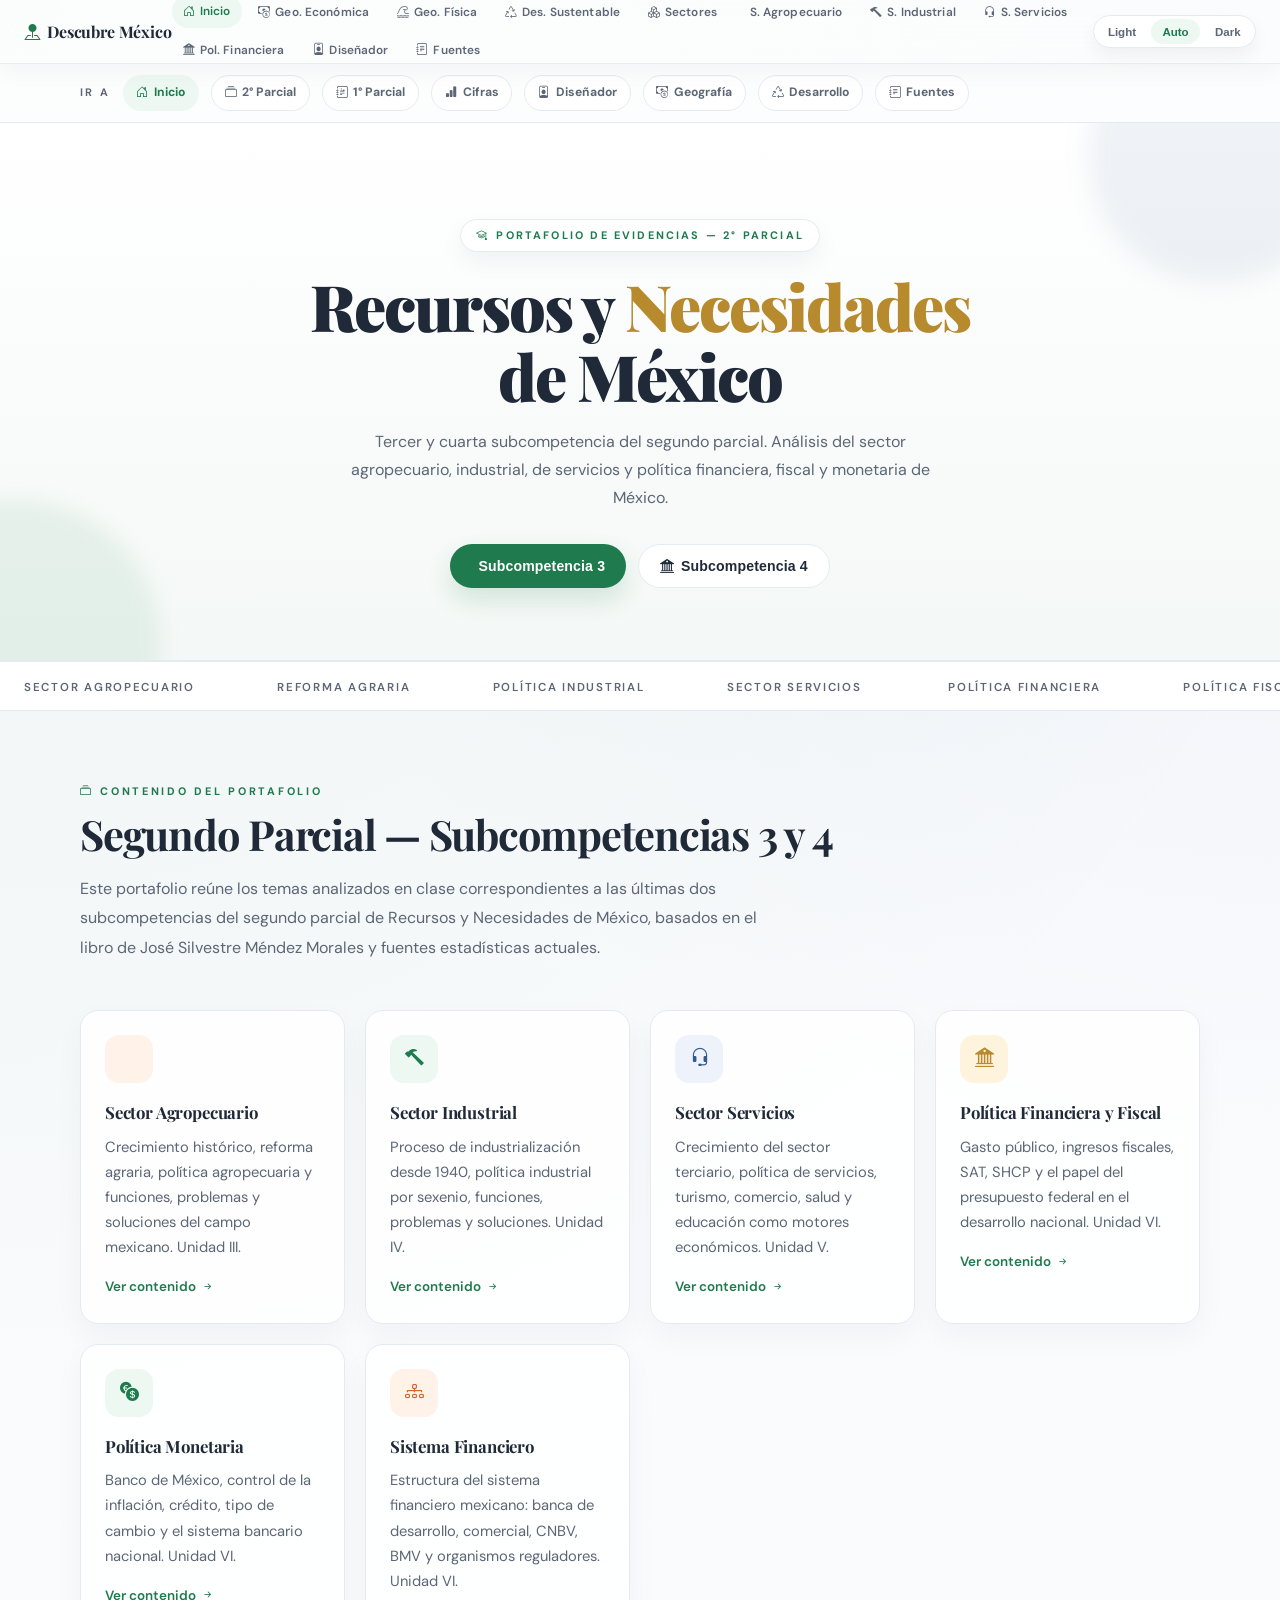
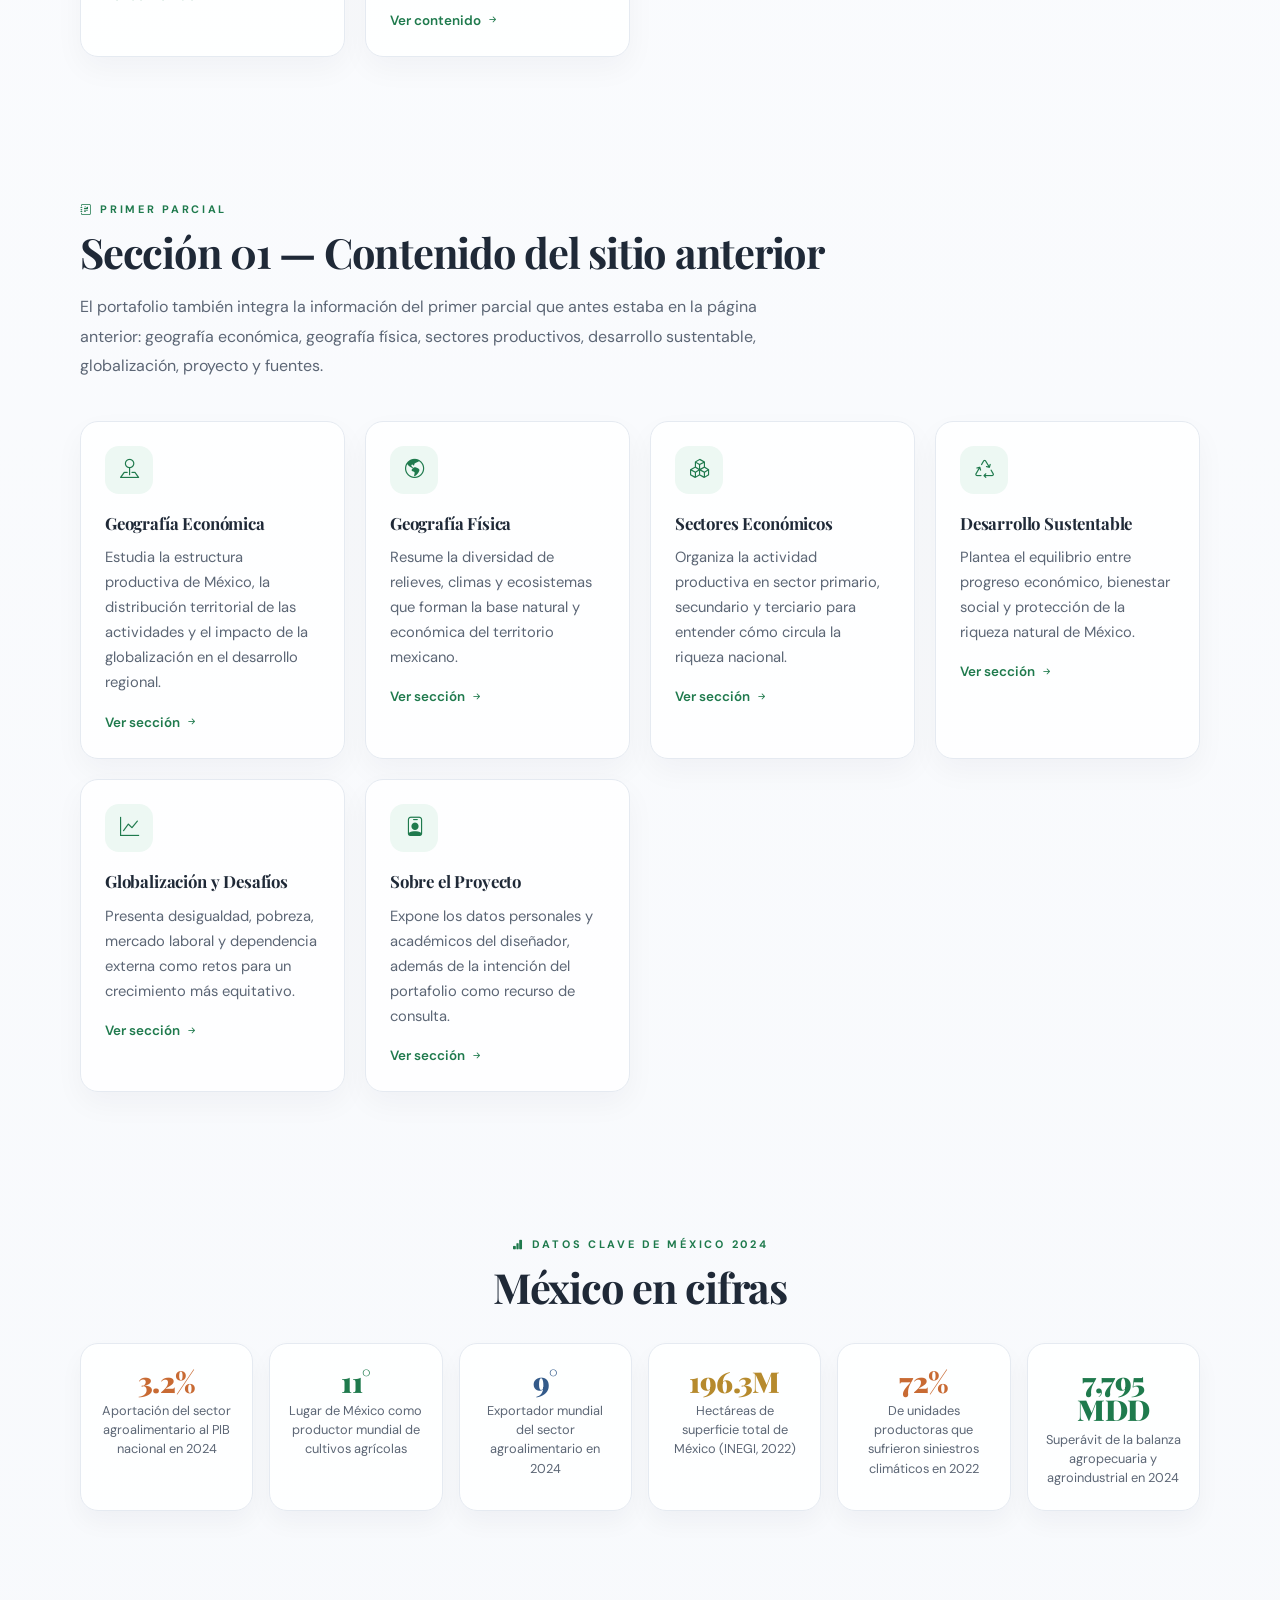
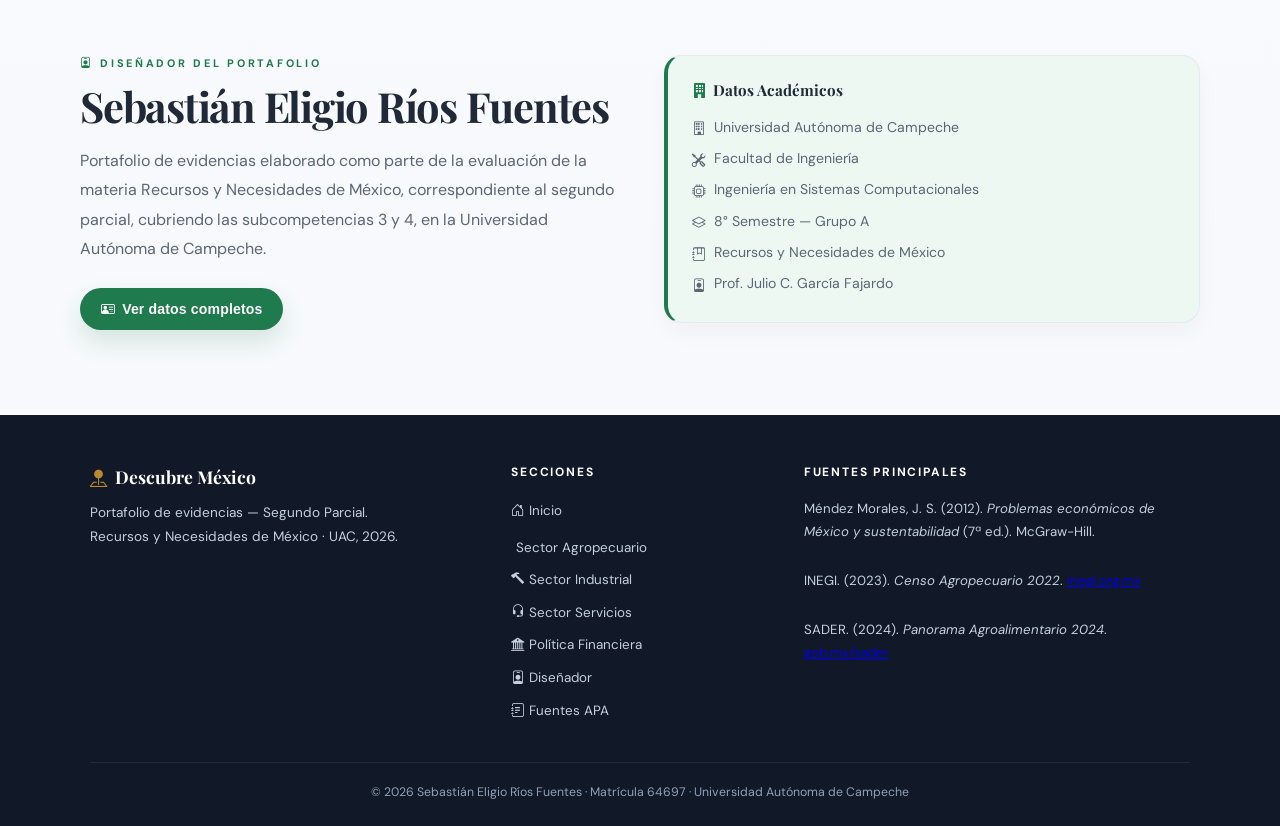
<file: recursos-y-necesidad.html>
<!DOCTYPE html>
<html lang="es">
<head>
  <meta charset="UTF-8" />
  <meta name="viewport" content="width=device-width, initial-scale=1.0"/>
  <title>Portafolio de Evidencias – Recursos y Necesidades de México</title>
  <link href="https://fonts.googleapis.com/css2?family=Playfair+Display:wght@400;600;700;900&family=DM+Sans:wght@300;400;500;600&display=swap" rel="stylesheet"/>
  <link rel="stylesheet" href="https://cdn.jsdelivr.net/npm/bootstrap-icons@1.11.3/font/bootstrap-icons.min.css"/>
  <link rel="stylesheet" href="recursos-y-necesidad.css"/>
</head>
<body>

<!-- ─────────── NAV ─────────── -->
<nav>
  <div class="nav-logo" onclick="navigate('inicio')">
    <i class="bi bi-pin-map-fill"></i> Descubre México
  </div>
  <ul class="nav-links">
    <li><a onclick="navigate('inicio')" data-page="inicio"><i class="bi bi-house-door"></i> Inicio</a></li>
    <li><a onclick="navigate('geo-economica')" data-page="geo-economica"><i class="bi bi-cash-coin"></i> Geo. Económica</a></li>
    <li><a onclick="navigate('geo-fisica')" data-page="geo-fisica"><i class="bi bi-tsunami"></i> Geo. Física</a></li>
    <li><a onclick="navigate('desarrollo')" data-page="desarrollo"><i class="bi bi-recycle"></i> Des. Sustentable</a></li>
    <li><a onclick="navigate('sectores')" data-page="sectores"><i class="bi bi-boxes"></i> Sectores</a></li>
    <li><a onclick="navigate('agropecuario')" data-page="agropecuario"><i class="bi bi-sunlight"></i> S. Agropecuario</a></li>
    <li><a onclick="navigate('industrial')" data-page="industrial"><i class="bi bi-hammer"></i> S. Industrial</a></li>
    <li><a onclick="navigate('servicios')" data-page="servicios"><i class="bi bi-headset"></i> S. Servicios</a></li>
    <li><a onclick="navigate('politica-fin')" data-page="politica-fin"><i class="bi bi-bank2"></i> Pol. Financiera</a></li>
    <li><a onclick="navigate('sobre')" data-page="sobre"><i class="bi bi-person-badge"></i> Diseñador</a></li>
    <li><a onclick="navigate('fuentes')" data-page="fuentes"><i class="bi bi-journal-text"></i> Fuentes</a></li>
  </ul>
  <div class="nav-actions">
    <div class="theme-switcher" role="group" aria-label="Modo de color">
      <button type="button" onclick="setThemeMode('light')" data-theme-button="light">Light</button>
      <button type="button" onclick="setThemeMode('auto')" data-theme-button="auto">Auto</button>
      <button type="button" onclick="setThemeMode('dark')" data-theme-button="dark">Dark</button>
    </div>
  </div>
</nav>

<div class="quick-nav" aria-label="Navegación rápida">
  <div class="quick-nav-inner">
    <span class="quick-nav-label">Ir a</span>
    <a class="chip" data-page="inicio" onclick="navigate('inicio')"><i class="bi bi-house-door"></i> Inicio</a>
    <a class="chip" data-anchor="overview" onclick="scrollToAnchor('overview')"><i class="bi bi-collection"></i> 2° Parcial</a>
    <a class="chip" data-anchor="primer-parcial" onclick="scrollToAnchor('primer-parcial')"><i class="bi bi-journal-richtext"></i> 1° Parcial</a>
    <a class="chip" data-anchor="stats" onclick="scrollToAnchor('stats')"><i class="bi bi-bar-chart-fill"></i> Cifras</a>
    <a class="chip" data-anchor="about-home" onclick="scrollToAnchor('about-home')"><i class="bi bi-person-badge"></i> Diseñador</a>
    <a class="chip" data-page="geo-economica" onclick="navigate('geo-economica')"><i class="bi bi-cash-coin"></i> Geografía</a>
    <a class="chip" data-page="desarrollo" onclick="navigate('desarrollo')"><i class="bi bi-recycle"></i> Desarrollo</a>
    <a class="chip" data-page="fuentes" onclick="navigate('fuentes')"><i class="bi bi-journal-text"></i> Fuentes</a>
  </div>
</div>

<!-- ══════════════════════════════════════
     INICIO
══════════════════════════════════════ -->
<div id="inicio" class="page active">
  <div class="hero">
    <div class="hero-badge"><i class="bi bi-mortarboard"></i> Portafolio de Evidencias — 2° Parcial</div>
    <h1>Recursos y <span>Necesidades</span><br>de México</h1>
    <p>Tercer y cuarta subcompetencia del segundo parcial. Análisis del sector agropecuario, industrial, de servicios y política financiera, fiscal y monetaria de México.</p>
    <div class="btns">
      <button class="btn" onclick="navigate('agropecuario')"><i class="bi bi-sunlight"></i> Subcompetencia 3</button>
      <button class="btn btn-outline" onclick="navigate('politica-fin')"><i class="bi bi-bank2"></i> Subcompetencia 4</button>
    </div>
  </div>

  <div class="ticker-wrap">
    <div class="ticker-track">
      <span>Sector Agropecuario</span><span>Reforma Agraria</span><span>Política Industrial</span><span>Sector Servicios</span>
      <span>Política Financiera</span><span>Política Fiscal</span><span>Política Monetaria</span><span>Sistema Financiero</span>
      <span>Sector Agropecuario</span><span>Reforma Agraria</span><span>Política Industrial</span><span>Sector Servicios</span>
      <span>Política Financiera</span><span>Política Fiscal</span><span>Política Monetaria</span><span>Sistema Financiero</span>
    </div>
  </div>

  <!-- Subcompetencias overview -->
  <section id="overview" class="section-anchor">
    <div class="container">
      <div class="section-label"><i class="bi bi-collection"></i> Contenido del Portafolio</div>
      <h2 class="section-title">Segundo Parcial — Subcompetencias 3 y 4</h2>
      <p class="section-desc">Este portafolio reúne los temas analizados en clase correspondientes a las últimas dos subcompetencias del segundo parcial de Recursos y Necesidades de México, basados en el libro de José Silvestre Méndez Morales y fuentes estadísticas actuales.</p>

      <div class="cards-grid" style="margin-top:3rem">
        <!-- Sub 3 A -->
        <div class="card">
          <div class="card-icon naranja"><i class="bi bi-sunlight"></i></div>
          <h3>Sector Agropecuario</h3>
          <p>Crecimiento histórico, reforma agraria, política agropecuaria y funciones, problemas y soluciones del campo mexicano. Unidad III.</p>
          <a class="card-link" onclick="navigate('agropecuario')">Ver contenido <i class="bi bi-arrow-right-short"></i></a>
        </div>
        <!-- Sub 3 B -->
        <div class="card">
          <div class="card-icon verde"><i class="bi bi-hammer"></i></div>
          <h3>Sector Industrial</h3>
          <p>Proceso de industrialización desde 1940, política industrial por sexenio, funciones, problemas y soluciones. Unidad IV.</p>
          <a class="card-link" onclick="navigate('industrial')">Ver contenido <i class="bi bi-arrow-right-short"></i></a>
        </div>
        <!-- Sub 3 C -->
        <div class="card">
          <div class="card-icon azul"><i class="bi bi-headset"></i></div>
          <h3>Sector Servicios</h3>
          <p>Crecimiento del sector terciario, política de servicios, turismo, comercio, salud y educación como motores económicos. Unidad V.</p>
          <a class="card-link" onclick="navigate('servicios')">Ver contenido <i class="bi bi-arrow-right-short"></i></a>
        </div>
        <!-- Sub 4 A -->
        <div class="card">
          <div class="card-icon dorado"><i class="bi bi-bank2"></i></div>
          <h3>Política Financiera y Fiscal</h3>
          <p>Gasto público, ingresos fiscales, SAT, SHCP y el papel del presupuesto federal en el desarrollo nacional. Unidad VI.</p>
          <a class="card-link" onclick="navigate('politica-fin')">Ver contenido <i class="bi bi-arrow-right-short"></i></a>
        </div>
        <!-- Sub 4 B -->
        <div class="card">
          <div class="card-icon verde"><i class="bi bi-currency-exchange"></i></div>
          <h3>Política Monetaria</h3>
          <p>Banco de México, control de la inflación, crédito, tipo de cambio y el sistema bancario nacional. Unidad VI.</p>
          <a class="card-link" onclick="navigate('politica-fin')">Ver contenido <i class="bi bi-arrow-right-short"></i></a>
        </div>
        <!-- Sub 4 C -->
        <div class="card">
          <div class="card-icon naranja"><i class="bi bi-diagram-3"></i></div>
          <h3>Sistema Financiero</h3>
          <p>Estructura del sistema financiero mexicano: banca de desarrollo, comercial, CNBV, BMV y organismos reguladores. Unidad VI.</p>
          <a class="card-link" onclick="navigate('politica-fin')">Ver contenido <i class="bi bi-arrow-right-short"></i></a>
        </div>
      </div>
    </div>
  </section>

  <section id="primer-parcial" class="bg-green section-anchor">
    <div class="container">
      <div class="section-label"><i class="bi bi-journal-richtext"></i> Primer Parcial</div>
      <h2 class="section-title">Sección 01 — Contenido del sitio anterior</h2>
      <p class="section-desc">El portafolio también integra la información del primer parcial que antes estaba en la página anterior: geografía económica, geografía física, sectores productivos, desarrollo sustentable, globalización, proyecto y fuentes.</p>

      <div class="cards-grid" style="margin-top:2.5rem">
        <div class="card">
          <div class="card-icon verde"><i class="bi bi-pin-map"></i></div>
          <h3>Geografía Económica</h3>
          <p>Estudia la estructura productiva de México, la distribución territorial de las actividades y el impacto de la globalización en el desarrollo regional.</p>
          <a class="card-link" onclick="navigate('geo-economica')">Ver sección <i class="bi bi-arrow-right-short"></i></a>
        </div>
        <div class="card">
          <div class="card-icon verde"><i class="bi bi-globe-americas"></i></div>
          <h3>Geografía Física</h3>
          <p>Resume la diversidad de relieves, climas y ecosistemas que forman la base natural y económica del territorio mexicano.</p>
          <a class="card-link" onclick="navigate('geo-fisica')">Ver sección <i class="bi bi-arrow-right-short"></i></a>
        </div>
        <div class="card">
          <div class="card-icon verde"><i class="bi bi-boxes"></i></div>
          <h3>Sectores Económicos</h3>
          <p>Organiza la actividad productiva en sector primario, secundario y terciario para entender cómo circula la riqueza nacional.</p>
          <a class="card-link" onclick="navigate('sectores')">Ver sección <i class="bi bi-arrow-right-short"></i></a>
        </div>
        <div class="card">
          <div class="card-icon verde"><i class="bi bi-recycle"></i></div>
          <h3>Desarrollo Sustentable</h3>
          <p>Plantea el equilibrio entre progreso económico, bienestar social y protección de la riqueza natural de México.</p>
          <a class="card-link" onclick="navigate('desarrollo')">Ver sección <i class="bi bi-arrow-right-short"></i></a>
        </div>
        <div class="card">
          <div class="card-icon verde"><i class="bi bi-graph-up"></i></div>
          <h3>Globalización y Desafíos</h3>
          <p>Presenta desigualdad, pobreza, mercado laboral y dependencia externa como retos para un crecimiento más equitativo.</p>
          <a class="card-link" onclick="navigate('desarrollo')">Ver sección <i class="bi bi-arrow-right-short"></i></a>
        </div>
        <div class="card">
          <div class="card-icon verde"><i class="bi bi-person-badge"></i></div>
          <h3>Sobre el Proyecto</h3>
          <p>Expone los datos personales y académicos del diseñador, además de la intención del portafolio como recurso de consulta.</p>
          <a class="card-link" onclick="navigate('sobre')">Ver sección <i class="bi bi-arrow-right-short"></i></a>
        </div>
      </div>
    </div>
  </section>

  <!-- Stats -->
  <section id="stats" class="bg-green section-anchor">
    <div class="container">
      <div class="section-label" style="justify-content:center"><i class="bi bi-bar-chart-fill"></i> Datos Clave de México 2024</div>
      <h2 class="section-title" style="text-align:center">México en cifras</h2>
      <div class="stat-grid">
        <div class="stat-card"><div class="num naranja">3.2%</div><p>Aportación del sector agroalimentario al PIB nacional en 2024</p></div>
        <div class="stat-card"><div class="num verde">11°</div><p>Lugar de México como productor mundial de cultivos agrícolas</p></div>
        <div class="stat-card"><div class="num azul">9°</div><p>Exportador mundial del sector agroalimentario en 2024</p></div>
        <div class="stat-card"><div class="num dorado">196.3M</div><p>Hectáreas de superficie total de México (INEGI, 2022)</p></div>
        <div class="stat-card"><div class="num naranja">72%</div><p>De unidades productoras que sufrieron siniestros climáticos en 2022</p></div>
        <div class="stat-card"><div class="num verde">7,795 MDD</div><p>Superávit de la balanza agropecuaria y agroindustrial en 2024</p></div>
      </div>
    </div>
  </section>

  <!-- Sobre -->
  <section id="about-home" class="section-anchor">
    <div class="container">
      <div class="two-col">
        <div>
          <div class="section-label"><i class="bi bi-person-badge"></i> Diseñador del Portafolio</div>
          <h2 class="section-title">Sebastián Eligio Ríos Fuentes</h2>
          <p class="section-desc">Portafolio de evidencias elaborado como parte de la evaluación de la materia Recursos y Necesidades de México, correspondiente al segundo parcial, cubriendo las subcompetencias 3 y 4, en la Universidad Autónoma de Campeche.</p>
          <div style="margin-top:1.5rem">
            <button class="btn" onclick="navigate('sobre')"><i class="bi bi-person-vcard"></i> Ver datos completos</button>
          </div>
        </div>
        <div>
          <div class="info-box verde">
            <h4><i class="bi bi-building-fill verde"></i> Datos Académicos</h4>
            <ul>
              <li><i class="bi bi-building verde"></i> Universidad Autónoma de Campeche</li>
              <li><i class="bi bi-tools verde"></i> Facultad de Ingeniería</li>
              <li><i class="bi bi-cpu verde"></i> Ingeniería en Sistemas Computacionales</li>
              <li><i class="bi bi-layers verde"></i> 8° Semestre — Grupo A</li>
              <li><i class="bi bi-journal-bookmark verde"></i> Recursos y Necesidades de México</li>
              <li><i class="bi bi-person-badge verde"></i> Prof. Julio C. García Fajardo</li>
            </ul>
          </div>
        </div>
      </div>
    </div>
  </section>

  <footer>
    <div class="footer-grid">
      <div>
        <div class="footer-logo"><i class="bi bi-pin-map-fill"></i> Descubre México</div>
        <p class="footer-desc">Portafolio de evidencias — Segundo Parcial.<br>Recursos y Necesidades de México · UAC, 2026.</p>
      </div>
      <div class="footer-col">
        <h5>Secciones</h5>
        <ul>
          <li><a onclick="navigate('inicio')"><i class="bi bi-house-door"></i> Inicio</a></li>
          <li><a onclick="navigate('agropecuario')"><i class="bi bi-sunlight"></i> Sector Agropecuario</a></li>
          <li><a onclick="navigate('industrial')"><i class="bi bi-hammer"></i> Sector Industrial</a></li>
          <li><a onclick="navigate('servicios')"><i class="bi bi-headset"></i> Sector Servicios</a></li>
          <li><a onclick="navigate('politica-fin')"><i class="bi bi-bank2"></i> Política Financiera</a></li>
          <li><a onclick="navigate('sobre')"><i class="bi bi-person-badge"></i> Diseñador</a></li>
          <li><a onclick="navigate('fuentes')"><i class="bi bi-journal-text"></i> Fuentes APA</a></li>
        </ul>
      </div>
      <div class="footer-col">
        <h5>Fuentes Principales</h5>
        <p>Méndez Morales, J. S. (2012). <em>Problemas económicos de México y sustentabilidad</em> (7ª ed.). McGraw-Hill.</p><br>
        <p>INEGI. (2023). <em>Censo Agropecuario 2022</em>. <a href="https://www.inegi.org.mx" target="_blank">inegi.org.mx</a></p><br>
        <p>SADER. (2024). <em>Panorama Agroalimentario 2024</em>. <a href="https://www.gob.mx/sader" target="_blank">gob.mx/sader</a></p>
      </div>
    </div>
    <div class="footer-bottom">© 2026 Sebastián Eligio Ríos Fuentes · Matrícula 64697 · Universidad Autónoma de Campeche</div>
  </footer>
</div>

<!-- ══════════════════════════════════════
     SECTOR AGROPECUARIO  (Unidad III)
══════════════════════════════════════ -->
<div id="agropecuario" class="page">
  <div class="page-hero">
    <div class="hero-badge" style="background:var(--naranja)"><i class="bi bi-sunlight"></i> Tercera Subcompetencia · Unidad III</div>
    <h1>Desarrollo y Política Agropecuarios</h1>
    <p>Crecimiento del sector primario, reforma agraria, política agropecuaria y sus funciones, problemas y soluciones en México.</p>
  </div>

  <section id="fuentes-home" class="section-anchor">
    <div class="container">
      <div class="unit-banner naranja">
        <div class="unit-num naranja"><i class="bi bi-sunlight"></i> Unidad III — Méndez Morales, cap. 3</div>
        <h2>Sector Agropecuario Mexicano</h2>
        <p>El sector agropecuario comprende la agricultura, ganadería, silvicultura y pesca. Históricamente fue el motor de la economía nacional antes de la industrialización. Aunque su participación en el PIB ha disminuido, sigue siendo estratégico para la seguridad alimentaria, el empleo rural y las exportaciones del país.</p>
      </div>

      <!-- Crecimiento -->
      <div class="topic-block naranja">
        <h3><i class="bi bi-graph-up-arrow naranja"></i> 3.1 Crecimiento del Sector Agropecuario</h3>
        <p>El sector agropecuario mexicano experimentó su mayor dinamismo entre las décadas de 1940 y 1960, periodo conocido como el "milagro mexicano". En esta etapa la agricultura financió la industrialización mediante la exportación de materias primas y alimentos baratos para los trabajadores urbanos.</p>
        <p>A partir de los años setenta el sector entró en un período de estancamiento y crisis, con tasas de crecimiento inferiores al crecimiento poblacional, lo que generó un creciente déficit alimentario. Las principales ramas del sector son: <strong>agricultura, ganadería, silvicultura y pesca</strong>.</p>
        <div class="tags">
          <span class="tag naranja"><i class="bi bi-crop"></i> Agricultura</span>
          <span class="tag naranja"><i class="bi bi-house-heart"></i> Ganadería</span>
          <span class="tag naranja"><i class="bi bi-tree-fill"></i> Silvicultura</span>
          <span class="tag naranja"><i class="bi bi-water"></i> Pesca</span>
        </div>
      </div>

      <div class="two-col" style="margin-top:2rem">
        <div>
          <div class="info-box naranja">
            <h4><i class="bi bi-bar-chart naranja"></i> Datos actuales del sector</h4>
            <ul>
              <li><i class="bi bi-chevron-right" style="color:var(--naranja)"></i> El sector agroalimentario representó el <strong>3.2% del PIB</strong> en 2024</li>
              <li><i class="bi bi-chevron-right" style="color:var(--naranja)"></i> México ocupa el <strong>11° lugar</strong> mundial en producción agrícola</li>
              <li><i class="bi bi-chevron-right" style="color:var(--naranja)"></i> En 2024 fue el <strong>9° exportador</strong> agroalimentario del mundo</li>
              <li><i class="bi bi-chevron-right" style="color:var(--naranja)"></i> Superávit de <strong>7,795 MDD</strong> en balanza agropecuaria 2024</li>
              <li><i class="bi bi-chevron-right" style="color:var(--naranja)"></i> El campo perdió <strong>192 mil trabajadores</strong> en un solo año (2024)</li>
            </ul>
          </div>
        </div>
        <div>
          <div class="info-box verde">
            <h4><i class="bi bi-cloud-rain verde"></i> Retos climáticos actuales</h4>
            <ul>
              <li><i class="bi bi-chevron-right" style="color:var(--verde)"></i> La sequía fue el principal factor de pérdidas en 2022</li>
              <li><i class="bi bi-chevron-right" style="color:var(--verde)"></i> El 72.19% de unidades productoras tuvo siniestros climáticos</li>
              <li><i class="bi bi-chevron-right" style="color:var(--verde)"></i> El 77.8% de productores identifica el clima como su mayor problema</li>
              <li><i class="bi bi-chevron-right" style="color:var(--verde)"></i> El 24.8% señala la pérdida de fertilidad del suelo</li>
              <li><i class="bi bi-chevron-right" style="color:var(--verde)"></i> Rendimiento en riego: 94% vs 78% en temporal</li>
            </ul>
          </div>
        </div>
      </div>

      <!-- Reforma Agraria -->
      <div class="topic-block naranja" style="margin-top:2rem">
        <h3><i class="bi bi-file-earmark-text naranja"></i> 3.2 La Reforma Agraria</h3>
        <p>La reforma agraria en México es el proceso mediante el cual el Estado distribuyó la tierra entre campesinos y ejidatarios, comenzando con la Revolución Mexicana (1910-1917) y su consagración en el Artículo 27 de la Constitución de 1917.</p>
        <p>El ejido fue la forma de tenencia colectiva de la tierra predominante hasta las reformas al Artículo 27 en 1992, cuando se permitió la privatización de parcelas ejidales. Esta modificación buscó modernizar el campo pero también implicó la exclusión de comuneros y ejidatarios del modelo de liberalización comercial.</p>
      </div>

      <div class="timeline">
        <div class="tl-item">
          <div class="tl-dot naranja"><i class="bi bi-calendar-event"></i></div>
          <div class="tl-body">
            <h4>1917 — Artículo 27 Constitucional</h4>
            <p>Se establece la base legal de la propiedad de la nación sobre tierra y aguas. Se impulsa el reparto agrario y la creación del ejido.</p>
          </div>
        </div>
        <div class="tl-item">
          <div class="tl-dot naranja"><i class="bi bi-calendar-event"></i></div>
          <div class="tl-body">
            <h4>1934–1940 — Cárdenas: el gran reparto</h4>
            <p>El sexenio más activo en distribución de tierras. Se reparten más de 18 millones de hectáreas y se consolida el ejido colectivo.</p>
          </div>
        </div>
        <div class="tl-item">
          <div class="tl-dot naranja"><i class="bi bi-calendar-event"></i></div>
          <div class="tl-body">
            <h4>1992 — Reforma al Artículo 27</h4>
            <p>Se termina el reparto agrario y se permite la privatización de tierras ejidales. Cambio estructural vinculado al TLCAN.</p>
          </div>
        </div>
        <div class="tl-item">
          <div class="tl-dot verde"><i class="bi bi-calendar-event"></i></div>
          <div class="tl-body">
            <h4>2019–2024 — Programa Sectorial SADER</h4>
            <p>Se plantea la autosuficiencia alimentaria, el rescate del campo y apoyo a pequeños productores mediante programas como Sembrando Vida.</p>
          </div>
        </div>
      </div>

      <!-- Política agropecuaria -->
      <div class="topic-block naranja" style="margin-top:2rem">
        <h3><i class="bi bi-gear-wide-connected naranja"></i> 3.3 Política Agropecuaria</h3>
        <p>La política agropecuaria es el conjunto de acciones e instrumentos del Estado para regular, fomentar y controlar la producción del sector primario. Sus principales instrumentos son los precios de garantía, los créditos rurales, la infraestructura de riego y los subsidios.</p>
        <p>Los organismos clave son: la Secretaría de Agricultura y Desarrollo Rural (SADER), la Financiera Rural, ASERCA, FIRA y el INCA Rural. A nivel histórico, el Estado fue el principal promotor del desarrollo agropecuario a través del Banco Nacional de Crédito Rural (Banrural).</p>
      </div>

      <!-- Funciones, problemas y soluciones -->
      <div class="topic-block naranja">
        <h3><i class="bi bi-list-check naranja"></i> 3.4 Funciones, Problemas y Soluciones</h3>
        <p>El sector agropecuario cumple funciones económicas, sociales y ambientales fundamentales para el país.</p>
      </div>

      <div class="cards-grid">
        <div class="card">
          <div class="card-icon naranja"><i class="bi bi-check2-circle"></i></div>
          <h3>Funciones del Sector</h3>
          <ul style="list-style:none; padding:0; margin-top:.5rem">
            <li style="color:var(--gris); font-size:.87rem; line-height:1.8; display:flex; gap:.5rem"><i class="bi bi-dot" style="color:var(--naranja)"></i>Proveer alimentos a la población</li>
            <li style="color:var(--gris); font-size:.87rem; line-height:1.8; display:flex; gap:.5rem"><i class="bi bi-dot" style="color:var(--naranja)"></i>Generar divisas por exportación</li>
            <li style="color:var(--gris); font-size:.87rem; line-height:1.8; display:flex; gap:.5rem"><i class="bi bi-dot" style="color:var(--naranja)"></i>Absorber mano de obra rural</li>
            <li style="color:var(--gris); font-size:.87rem; line-height:1.8; display:flex; gap:.5rem"><i class="bi bi-dot" style="color:var(--naranja)"></i>Proveer servicios ambientales</li>
            <li style="color:var(--gris); font-size:.87rem; line-height:1.8; display:flex; gap:.5rem"><i class="bi bi-dot" style="color:var(--naranja)"></i>Preservar biodiversidad cultural</li>
          </ul>
        </div>
        <div class="card">
          <div class="card-icon" style="background:#fde8e8; color:var(--rojo)"><i class="bi bi-exclamation-triangle"></i></div>
          <h3>Principales Problemas</h3>
          <ul style="list-style:none; padding:0; margin-top:.5rem">
            <li style="color:var(--gris); font-size:.87rem; line-height:1.8; display:flex; gap:.5rem"><i class="bi bi-dot" style="color:var(--rojo)"></i>Minifundismo improductivo</li>
            <li style="color:var(--gris); font-size:.87rem; line-height:1.8; display:flex; gap:.5rem"><i class="bi bi-dot" style="color:var(--rojo)"></i>Falta de crédito y tecnología</li>
            <li style="color:var(--gris); font-size:.87rem; line-height:1.8; display:flex; gap:.5rem"><i class="bi bi-dot" style="color:var(--rojo)"></i>Excesivo intermediarismo</li>
            <li style="color:var(--gris); font-size:.87rem; line-height:1.8; display:flex; gap:.5rem"><i class="bi bi-dot" style="color:var(--rojo)"></i>Despoblamiento del campo</li>
            <li style="color:var(--gris); font-size:.87rem; line-height:1.8; display:flex; gap:.5rem"><i class="bi bi-dot" style="color:var(--rojo)"></i>Sequías e impacto climático</li>
          </ul>
        </div>
        <div class="card">
          <div class="card-icon verde"><i class="bi bi-lightbulb"></i></div>
          <h3>Posibles Soluciones</h3>
          <ul style="list-style:none; padding:0; margin-top:.5rem">
            <li style="color:var(--gris); font-size:.87rem; line-height:1.8; display:flex; gap:.5rem"><i class="bi bi-dot" style="color:var(--verde)"></i>Créditos baratos y oportunos</li>
            <li style="color:var(--gris); font-size:.87rem; line-height:1.8; display:flex; gap:.5rem"><i class="bi bi-dot" style="color:var(--verde)"></i>Fomentar agroindustrias rurales</li>
            <li style="color:var(--gris); font-size:.87rem; line-height:1.8; display:flex; gap:.5rem"><i class="bi bi-dot" style="color:var(--verde)"></i>Eliminar intermediarismo</li>
            <li style="color:var(--gris); font-size:.87rem; line-height:1.8; display:flex; gap:.5rem"><i class="bi bi-dot" style="color:var(--verde)"></i>Infraestructura de riego</li>
            <li style="color:var(--gris); font-size:.87rem; line-height:1.8; display:flex; gap:.5rem"><i class="bi bi-dot" style="color:var(--verde)"></i>Desarrollo sustentable integral</li>
          </ul>
        </div>
      </div>

      <div class="quote-block naranja" style="margin-top:2.5rem">
        <p>"En el siglo XXI las principales funciones del campo y la agricultura mexicana deben beneficiar a todo el país: proveer alimentos, ofrecer servicios ambientales, preservar la biodiversidad cultural y contribuir a la gobernabilidad del país."</p>
        <cite>— Universidad Autónoma de Chapingo, citada por Méndez Morales (2012, Unidad III)</cite>
      </div>
    </div>
  </section>

  <footer>
    <div class="footer-grid">
      <div><div class="footer-logo"><i class="bi bi-pin-map-fill"></i> Descubre México</div><p class="footer-desc">Portafolio de Evidencias · 2° Parcial · UAC 2026.</p></div>
      <div class="footer-col"><h5>Secciones</h5><ul>
        <li><a onclick="navigate('inicio')"><i class="bi bi-house-door"></i> Inicio</a></li>
        <li><a onclick="navigate('industrial')"><i class="bi bi-hammer"></i> Sector Industrial</a></li>
        <li><a onclick="navigate('servicios')"><i class="bi bi-headset"></i> Sector Servicios</a></li>
        <li><a onclick="navigate('politica-fin')"><i class="bi bi-bank2"></i> Política Financiera</a></li>
        <li><a onclick="navigate('fuentes')"><i class="bi bi-journal-text"></i> Fuentes APA</a></li>
      </ul></div>
      <div class="footer-col"><h5>Fuente</h5><p>Méndez Morales, J. S. (2012). <em>Problemas económicos de México y sustentabilidad</em> (7ª ed.). McGraw-Hill. Unidades III.</p></div>
    </div>
    <div class="footer-bottom">© 2026 Sebastián Eligio Ríos Fuentes · Matrícula 64697 · UAC</div>
  </footer>
</div>

<!-- ══════════════════════════════════════
     SECTOR INDUSTRIAL (Unidad IV)
══════════════════════════════════════ -->
<div id="industrial" class="page">
  <div class="page-hero">
    <div class="hero-badge" style="background:var(--verde)"><i class="bi bi-hammer"></i> Tercera Subcompetencia · Unidad IV</div>
    <h1>Desarrollo y Política Industriales</h1>
    <p>Proceso de industrialización desde 1940, política industrial por sexenio, y funciones, problemas y soluciones del sector secundario.</p>
  </div>

  <section>
    <div class="container">
      <div class="unit-banner verde">
        <div class="unit-num verde"><i class="bi bi-hammer"></i> Unidad IV — Méndez Morales, cap. 4</div>
        <h2>Sector Industrial Mexicano</h2>
        <p>La industria es el conjunto de actividades económicas que transforma recursos naturales y materias primas en bienes elaborados. El sector industrial o secundario es fundamental en la economía moderna y se divide en industria extractiva (minería y petróleo) e industria de transformación (manufacturera, construcción y electricidad).</p>
      </div>

      <div class="topic-block verde">
        <h3><i class="bi bi-building-gear verde"></i> 4.1 Crecimiento del Sector Industrial</h3>
        <p>La industrialización acelerada de México se inició en la década de 1940, impulsada por la política de sustitución de importaciones. Durante la Segunda Guerra Mundial México aprovechó la reducción de las exportaciones industriales de países beligerantes para desarrollar su manufactura interna.</p>
        <p>Entre 1940 y 1970 el sector industrial creció a tasas superiores al 7% anual. A partir de los años ochenta las crisis económicas, la apertura comercial del TLCAN y la competencia internacional frenaron el dinamismo industrial. Las ramas de mayor dinamismo histórico han sido la industria manufacturera y la construcción.</p>
        <div class="tags">
          <span class="tag verde"><i class="bi bi-building-gear"></i> Industria extractiva</span>
          <span class="tag verde"><i class="bi bi-gear-wide-connected"></i> Manufactura</span>
          <span class="tag verde"><i class="bi bi-cone-striped"></i> Construcción</span>
          <span class="tag verde"><i class="bi bi-lightning-charge"></i> Energía eléctrica</span>
          <span class="tag verde"><i class="bi bi-gem"></i> Minería</span>
          <span class="tag verde"><i class="bi bi-fuel-pump"></i> Petróleo</span>
        </div>
      </div>

      <!-- Bienes industriales -->
      <div class="cards-grid">
        <div class="card">
          <div class="card-icon verde"><i class="bi bi-basket2"></i></div>
          <h3>Bienes de Consumo No Duradero</h3>
          <p>Satisfacen necesidades inmediatas: alimentos procesados, bebidas, ropa, calzado. Se agotan con el primer uso.</p>
        </div>
        <div class="card">
          <div class="card-icon verde"><i class="bi bi-layers"></i></div>
          <h3>Bienes Intermedios</h3>
          <p>Sirven de insumo para producir otros bienes: acero, vidrio, plástico, productos químicos básicos.</p>
        </div>
        <div class="card">
          <div class="card-icon verde"><i class="bi bi-tv"></i></div>
          <h3>Bienes de Consumo Duradero</h3>
          <p>Automóviles, electrodomésticos, muebles. Tienen vida útil prolongada y mayor valor agregado.</p>
        </div>
        <div class="card">
          <div class="card-icon verde"><i class="bi bi-gear-fill"></i></div>
          <h3>Bienes de Capital</h3>
          <p>Maquinaria, equipo, herramientas industriales. Usados en el proceso productivo, no en el consumo final.</p>
        </div>
      </div>

      <div class="topic-block verde" style="margin-top:2rem">
        <h3><i class="bi bi-clipboard-data verde"></i> 4.2 La Política Industrial</h3>
        <p>La política industrial es el conjunto de acciones del Estado para promover, regular y orientar el desarrollo del sector industrial. Sus instrumentos incluyen aranceles, subsidios, exenciones fiscales, financiamiento de la banca de desarrollo y la regulación laboral.</p>
        <p>Los organismos centrales son: Secretaría de Economía, Secretaría de Energía, ProMéxico (exportaciones), CONACYT (innovación), PEMEX y CFE como empresas productivas del Estado.</p>
      </div>

      <h3 style="font-family:'Playfair Display',serif; margin:2rem 0 1rem; font-size:1.2rem; color:var(--oscuro)"><i class="bi bi-clock-history" style="color:var(--verde)"></i> Política Industrial por Sexenio</h3>

      <div class="accordion" onclick="toggleAcc(this)">
        <div class="accordion-header"><div class="acc-left"><i class="bi bi-calendar3" style="color:var(--verde)"></i> 1940–1970: Sustitución de Importaciones</div><i class="bi bi-chevron-down acc-icon"></i></div>
        <div class="accordion-body"><p>México protegió su industria nacional mediante altos aranceles y cuotas de importación. El Estado invirtió en empresas paraestatales: PEMEX, CFE, Ferronales. La industria manufacturera creció a tasas del 7–8% anual. Este periodo es el de mayor crecimiento industrial sostenido en la historia del país.</p></div>
      </div>
      <div class="accordion" onclick="toggleAcc(this)">
        <div class="accordion-header"><div class="acc-left"><i class="bi bi-calendar3" style="color:var(--verde)"></i> 1970–1982: Expansión con Deuda</div><i class="bi bi-chevron-down acc-icon"></i></div>
        <div class="accordion-body"><p>Los gobiernos de Echeverría y López Portillo expandieron el gasto público y el endeudamiento externo para impulsar la industria. El auge petrolero (1977–1981) generó un boom industrial que colapsó con la caída de los precios del petróleo en 1982 y la crisis de la deuda.</p></div>
      </div>
      <div class="accordion" onclick="toggleAcc(this)">
        <div class="accordion-header"><div class="acc-left"><i class="bi bi-calendar3" style="color:var(--verde)"></i> 1982–1994: Liberalización y Ajuste</div><i class="bi bi-chevron-down acc-icon"></i></div>
        <div class="accordion-body"><p>Con De la Madrid y Salinas se aplicaron políticas de ajuste estructural: privatización de empresas paraestatales, reducción de aranceles, ingreso al GATT (1986) y firma del TLCAN (1994). La apertura expuso a la industria nacional a la competencia internacional.</p></div>
      </div>
      <div class="accordion" onclick="toggleAcc(this)">
        <div class="accordion-header"><div class="acc-left"><i class="bi bi-calendar3" style="color:var(--verde)"></i> 1994–Presente: Exportación y Maquila</div><i class="bi bi-chevron-down acc-icon"></i></div>
        <div class="accordion-body"><p>La industria maquiladora y de exportación se convirtió en el eje del modelo industrial. Las cadenas productivas globales dominan sectores como la automoción, electrónica y aeroespacial. México es uno de los principales exportadores manufactureros de América Latina, aunque con escasos encadenamientos internos.</p></div>
      </div>

      <div class="topic-block verde" style="margin-top:2rem">
        <h3><i class="bi bi-list-check verde"></i> 4.3 Funciones, Problemas y Soluciones</h3>
      </div>

      <div class="three-col" style="margin-top:0">
        <div class="info-box verde">
          <h4><i class="bi bi-check2-all verde"></i> Funciones</h4>
          <ul>
            <li><i class="bi bi-chevron-right" style="color:var(--verde)"></i>Transformar materias primas en bienes</li>
            <li><i class="bi bi-chevron-right" style="color:var(--verde)"></i>Generar empleo urbano calificado</li>
            <li><i class="bi bi-chevron-right" style="color:var(--verde)"></i>Producir divisas de exportación</li>
            <li><i class="bi bi-chevron-right" style="color:var(--verde)"></i>Impulsar el desarrollo tecnológico</li>
            <li><i class="bi bi-chevron-right" style="color:var(--verde)"></i>Articular los demás sectores</li>
          </ul>
        </div>
        <div class="info-box" style="background:#fde8e8; border-left:4px solid var(--rojo)">
          <h4><i class="bi bi-exclamation-triangle" style="color:var(--rojo)"></i> Problemas</h4>
          <ul>
            <li><i class="bi bi-chevron-right" style="color:var(--rojo)"></i>Dependencia tecnológica del exterior</li>
            <li><i class="bi bi-chevron-right" style="color:var(--rojo)"></i>Concentración geográfica (norte y CDMX)</li>
            <li><i class="bi bi-chevron-right" style="color:var(--rojo)"></i>Escasos encadenamientos internos</li>
            <li><i class="bi bi-chevron-right" style="color:var(--rojo)"></i>Poco valor agregado nacional</li>
            <li><i class="bi bi-chevron-right" style="color:var(--rojo)"></i>Informalidad laboral elevada</li>
          </ul>
        </div>
        <div class="info-box verde">
          <h4><i class="bi bi-lightbulb verde"></i> Soluciones</h4>
          <ul>
            <li><i class="bi bi-chevron-right" style="color:var(--verde)"></i>Política industrial activa y de largo plazo</li>
            <li><i class="bi bi-chevron-right" style="color:var(--verde)"></i>Fomentar I+D y transferencia tecnológica</li>
            <li><i class="bi bi-chevron-right" style="color:var(--verde)"></i>Desarrollar cadenas de valor nacionales</li>
            <li><i class="bi bi-chevron-right" style="color:var(--verde)"></i>Descentralizar la actividad industrial</li>
            <li><i class="bi bi-chevron-right" style="color:var(--verde)"></i>Impulsar la industria sustentable</li>
          </ul>
        </div>
      </div>
    </div>
  </section>

  <footer>
    <div class="footer-grid">
      <div><div class="footer-logo"><i class="bi bi-pin-map-fill"></i> Descubre México</div><p class="footer-desc">Portafolio de Evidencias · 2° Parcial · UAC 2026.</p></div>
      <div class="footer-col"><h5>Secciones</h5><ul>
        <li><a onclick="navigate('inicio')"><i class="bi bi-house-door"></i> Inicio</a></li>
        <li><a onclick="navigate('agropecuario')"><i class="bi bi-sunlight"></i> Sector Agropecuario</a></li>
        <li><a onclick="navigate('servicios')"><i class="bi bi-headset"></i> Sector Servicios</a></li>
        <li><a onclick="navigate('politica-fin')"><i class="bi bi-bank2"></i> Política Financiera</a></li>
        <li><a onclick="navigate('fuentes')"><i class="bi bi-journal-text"></i> Fuentes APA</a></li>
      </ul></div>
      <div class="footer-col"><h5>Fuente</h5><p>Méndez Morales, J. S. (2012). <em>Problemas económicos de México y sustentabilidad</em> (7ª ed.). McGraw-Hill. Unidad IV.</p></div>
    </div>
    <div class="footer-bottom">© 2026 Sebastián Eligio Ríos Fuentes · Matrícula 64697 · UAC</div>
  </footer>
</div>

<!-- ══════════════════════════════════════
     SECTOR SERVICIOS (Unidad V)
══════════════════════════════════════ -->
<div id="servicios" class="page">
  <div class="page-hero">
    <div class="hero-badge" style="background:var(--azul)"><i class="bi bi-headset"></i> Tercera Subcompetencia · Unidad V</div>
    <h1>El Sector Servicios</h1>
    <p>Crecimiento del sector terciario, política de servicios y análisis de sus funciones, problemas y soluciones en México.</p>
  </div>

  <section>
    <div class="container">
      <div class="unit-banner azul">
        <div class="unit-num azul"><i class="bi bi-headset"></i> Unidad V — Méndez Morales, cap. 5</div>
        <h2>El Sector Terciario en México</h2>
        <p>El sector servicios o terciario comprende todas las actividades económicas que no producen bienes materiales sino que ofrecen servicios intangibles a la población y a los demás sectores productivos. Es actualmente el sector de mayor participación en el PIB de México y el principal empleador del país.</p>
      </div>

      <div class="topic-block azul">
        <h3><i class="bi bi-graph-up azul"></i> 5.1 Crecimiento del Sector Servicios</h3>
        <p>El sector servicios experimentó una expansión continua a partir de los años sesenta, conforme México se urbanizó e industrializó. Hoy concentra más del 60% del PIB y del empleo nacional. Su crecimiento está ligado al aumento de la población urbana, la expansión de las clases medias y el desarrollo del turismo y el comercio.</p>
        <p>El comercio, el turismo, las telecomunicaciones y los servicios financieros son las subsectores de mayor dinamismo en las últimas décadas.</p>
      </div>

      <div class="cards-grid">
        <div class="card">
          <div class="card-icon azul"><i class="bi bi-cart3"></i></div>
          <h3>Comercio</h3>
          <p>Es el subsector más grande por volumen de empleo. Incluye comercio al por mayor, al menudeo, tiendas de conveniencia, mercados y plataformas de e-commerce.</p>
        </div>
        <div class="card">
          <div class="card-icon azul"><i class="bi bi-airplane-engines"></i></div>
          <h3>Turismo</h3>
          <p>México es uno de los principales destinos turísticos del mundo. El turismo genera divisas, empleos y dinamiza las economías regionales, especialmente en zonas costeras.</p>
        </div>
        <div class="card">
          <div class="card-icon azul"><i class="bi bi-mortarboard"></i></div>
          <h3>Educación</h3>
          <p>Servicio público y privado fundamental para el capital humano del país. Incluye educación básica, media superior, superior y capacitación para el trabajo.</p>
        </div>
        <div class="card">
          <div class="card-icon azul"><i class="bi bi-hospital"></i></div>
          <h3>Salud</h3>
          <p>IMSS, ISSSTE, SSA y el sector privado conforman el sistema de salud. Pese a avances, persisten grandes desigualdades en el acceso a servicios médicos.</p>
        </div>
        <div class="card">
          <div class="card-icon azul"><i class="bi bi-bank2"></i></div>
          <h3>Servicios Financieros</h3>
          <p>Banca, seguros, casas de bolsa y AFORES. El sistema financiero es el motor que canaliza el ahorro hacia la inversión productiva.</p>
        </div>
        <div class="card">
          <div class="card-icon azul"><i class="bi bi-wifi"></i></div>
          <h3>Telecomunicaciones</h3>
          <p>Internet, telefonía móvil y televisión digital. Sector de rápido crecimiento y clave para la digitalización de la economía y los servicios públicos.</p>
        </div>
      </div>

      <div class="topic-block azul" style="margin-top:2rem">
        <h3><i class="bi bi-clipboard-data azul"></i> 5.2 La Política de Servicios</h3>
        <p>La política de servicios incluye regulación, fomento y control de las actividades del sector terciario. Sus objetivos son garantizar el acceso universal a servicios básicos, promover la competencia y regular los monopolios en áreas como telecomunicaciones y energía.</p>
        <p>Organismos clave: Secretaría de Turismo (SECTUR), SEP, SSA, SHCP (finanzas), IFETEL (telecomunicaciones) y la COFECE (competencia económica).</p>
      </div>

      <div class="two-col">
        <div>
          <div class="topic-block azul">
            <h3><i class="bi bi-list-check azul"></i> 5.3 Funciones, Problemas y Soluciones</h3>
            <p>El sector servicios tiene funciones indispensables en la economía moderna, pero también enfrenta serios problemas estructurales.</p>
          </div>
          <div class="info-box azul">
            <h4><i class="bi bi-check2-all azul"></i> Funciones</h4>
            <ul>
              <li><i class="bi bi-chevron-right" style="color:var(--azul)"></i>Distribuir bienes y servicios a la población</li>
              <li><i class="bi bi-chevron-right" style="color:var(--azul)"></i>Generar el mayor volumen de empleo</li>
              <li><i class="bi bi-chevron-right" style="color:var(--azul)"></i>Captar divisas vía turismo</li>
              <li><i class="bi bi-chevron-right" style="color:var(--azul)"></i>Intermediar entre producción y consumo</li>
              <li><i class="bi bi-chevron-right" style="color:var(--azul)"></i>Apoyar los demás sectores económicos</li>
            </ul>
          </div>
        </div>
        <div>
          <div class="info-box" style="background:#fde8e8; border-left:4px solid var(--rojo)">
            <h4><i class="bi bi-exclamation-triangle" style="color:var(--rojo)"></i> Problemas del Sector</h4>
            <ul>
              <li><i class="bi bi-chevron-right" style="color:var(--rojo)"></i>Alta informalidad (comercio ambulante)</li>
              <li><i class="bi bi-chevron-right" style="color:var(--rojo)"></i>Monopolios en telecom y medios</li>
              <li><i class="bi bi-chevron-right" style="color:var(--rojo)"></i>Acceso desigual a educación y salud</li>
              <li><i class="bi bi-chevron-right" style="color:var(--rojo)"></i>Concentración en zonas urbanas</li>
              <li><i class="bi bi-chevron-right" style="color:var(--rojo)"></i>Baja productividad en comercio</li>
            </ul>
          </div>
          <div class="info-box azul" style="margin-top:1rem">
            <h4><i class="bi bi-lightbulb azul"></i> Soluciones Propuestas</h4>
            <ul>
              <li><i class="bi bi-chevron-right" style="color:var(--azul)"></i>Formalizar el comercio ambulante</li>
              <li><i class="bi bi-chevron-right" style="color:var(--azul)"></i>Regular monopolios y fomentar competencia</li>
              <li><i class="bi bi-chevron-right" style="color:var(--azul)"></i>Ampliar cobertura de salud y educación</li>
              <li><i class="bi bi-chevron-right" style="color:var(--azul)"></i>Digitalizar servicios públicos</li>
              <li><i class="bi bi-chevron-right" style="color:var(--azul)"></i>Descentralizar el turismo nacional</li>
            </ul>
          </div>
        </div>
      </div>
    </div>
  </section>

  <footer>
    <div class="footer-grid">
      <div><div class="footer-logo"><i class="bi bi-pin-map-fill"></i> Descubre México</div><p class="footer-desc">Portafolio de Evidencias · 2° Parcial · UAC 2026.</p></div>
      <div class="footer-col"><h5>Secciones</h5><ul>
        <li><a onclick="navigate('inicio')"><i class="bi bi-house-door"></i> Inicio</a></li>
        <li><a onclick="navigate('agropecuario')"><i class="bi bi-sunlight"></i> S. Agropecuario</a></li>
        <li><a onclick="navigate('industrial')"><i class="bi bi-hammer"></i> S. Industrial</a></li>
        <li><a onclick="navigate('politica-fin')"><i class="bi bi-bank2"></i> Política Financiera</a></li>
        <li><a onclick="navigate('fuentes')"><i class="bi bi-journal-text"></i> Fuentes APA</a></li>
      </ul></div>
      <div class="footer-col"><h5>Fuente</h5><p>Méndez Morales, J. S. (2012). <em>Problemas económicos de México y sustentabilidad</em> (7ª ed.). McGraw-Hill. Unidad V.</p></div>
    </div>
    <div class="footer-bottom">© 2026 Sebastián Eligio Ríos Fuentes · Matrícula 64697 · UAC</div>
  </footer>
</div>

<!-- ══════════════════════════════════════
     POLÍTICA FINANCIERA, FISCAL Y MONETARIA (Unidad VI)
══════════════════════════════════════ -->
<div id="politica-fin" class="page">
  <div class="page-hero">
    <div class="hero-badge" style="background:var(--dorado); color:var(--oscuro)"><i class="bi bi-bank2"></i> Cuarta Subcompetencia · Unidad VI</div>
    <h1>Política Financiera, Fiscal y Monetaria</h1>
    <p>El conjunto de instrumentos del Estado para regular el ingreso, el gasto público, el crédito y la estabilidad monetaria de México.</p>
  </div>

  <section>
    <div class="container">
      <div class="unit-banner dorado">
        <div class="unit-num dorado"><i class="bi bi-bank2"></i> Unidad VI — Méndez Morales, cap. 6</div>
        <h2>Instrumentos de Política Económica</h2>
        <p>La política económica del Estado mexicano se expresa principalmente a través de tres grandes instrumentos: la política financiera (gasto público), la política fiscal (ingresos tributarios) y la política monetaria y crediticia (dinero, crédito y tasas de interés). Los tres conforman el marco macroeconómico en que opera la economía nacional.</p>
      </div>

      <!-- 6.1 Política Financiera -->
      <div class="topic-block dorado">
        <h3><i class="bi bi-cash-stack dorado"></i> 6.1 Política Financiera (Gasto Público)</h3>
        <p>La política financiera es el conjunto de acciones del Estado relacionadas con la obtención y el ejercicio de recursos públicos. Su instrumento central es el <strong>Presupuesto de Egresos de la Federación</strong>, que determina cuánto y en qué se gasta el gobierno cada año.</p>
        <p>Su objetivo es promover el crecimiento económico, financiar los servicios públicos (educación, salud, infraestructura), redistribuir el ingreso y crear fuentes de empleo. La SHCP es la dependencia rectora de la política financiera y de gasto público.</p>
      </div>

      <div class="cards-grid">
        <div class="card">
          <div class="card-icon dorado"><i class="bi bi-building-fill"></i></div>
          <h3>SHCP</h3>
          <p>Secretaría de Hacienda y Crédito Público. Rectora de la política financiera. Elabora el presupuesto, establece la política fiscal y dirige la política monetaria y crediticia.</p>
        </div>
        <div class="card">
          <div class="card-icon dorado"><i class="bi bi-eye"></i></div>
          <h3>SFP</h3>
          <p>Secretaría de la Función Pública. Controla el presupuesto de egresos, evalúa programas de gasto y combate la corrupción en el uso de recursos públicos.</p>
        </div>
        <div class="card">
          <div class="card-icon dorado"><i class="bi bi-pie-chart"></i></div>
          <h3>Presupuesto Federal</h3>
          <p>Distribuye los recursos entre gasto corriente (servicios, sueldos) y gasto de capital (inversión en infraestructura). El gasto social incluye salud, educación y desarrollo social.</p>
        </div>
        <div class="card">
          <div class="card-icon dorado"><i class="bi bi-graph-down-arrow"></i></div>
          <h3>Déficit y Deuda</h3>
          <p>Cuando el gasto público supera los ingresos se genera déficit. Su financiamiento mediante deuda es un problema estructural que limita el margen de acción del Estado.</p>
        </div>
      </div>

      <!-- 6.2 Política Fiscal -->
      <div class="topic-block dorado" style="margin-top:2rem">
        <h3><i class="bi bi-receipt dorado"></i> 6.2 Política Fiscal</h3>
        <p>La política fiscal es el conjunto de instrumentos que utiliza el Estado para obtener ingresos, principalmente a través de impuestos. Su objetivo es financiar el gasto público, redistribuir el ingreso y desincentivar actividades nocivas.</p>
        <p>Los principales instrumentos son: ISR (Impuesto sobre la Renta), IVA (Impuesto al Valor Agregado), IEPS (Impuesto Especial sobre Producción y Servicios) y los ingresos petroleros de PEMEX. El SAT (Servicio de Administración Tributaria) es la entidad encargada de la recaudación.</p>
      </div>

      <div class="two-col">
        <div>
          <div class="info-box dorado">
            <h4><i class="bi bi-cash-coin dorado"></i> Fuentes de Ingreso Público</h4>
            <ul>
              <li><i class="bi bi-chevron-right" style="color:var(--dorado)"></i>Impuestos directos: ISR, empresas y personas físicas</li>
              <li><i class="bi bi-chevron-right" style="color:var(--dorado)"></i>Impuestos indirectos: IVA, IEPS</li>
              <li><i class="bi bi-chevron-right" style="color:var(--dorado)"></i>Ingresos petroleros: PEMEX y derechos</li>
              <li><i class="bi bi-chevron-right" style="color:var(--dorado)"></i>Ganancias de empresas del sector público</li>
              <li><i class="bi bi-chevron-right" style="color:var(--dorado)"></i>Deuda pública interna y externa</li>
            </ul>
          </div>
        </div>
        <div>
          <div class="info-box dorado">
            <h4><i class="bi bi-bar-chart dorado"></i> Principales Problemas Fiscales</h4>
            <ul>
              <li><i class="bi bi-chevron-right" style="color:var(--dorado)"></i>Baja recaudación respecto al PIB (vs. OCDE)</li>
              <li><i class="bi bi-chevron-right" style="color:var(--dorado)"></i>Alta dependencia de ingresos petroleros</li>
              <li><i class="bi bi-chevron-right" style="color:var(--dorado)"></i>Evasión y elusión fiscal generalizada</li>
              <li><i class="bi bi-chevron-right" style="color:var(--dorado)"></i>Economía informal sin fiscalización</li>
              <li><i class="bi bi-chevron-right" style="color:var(--dorado)"></i>Regresividad de algunos impuestos</li>
            </ul>
          </div>
        </div>
      </div>

      <!-- 6.3 Política Monetaria -->
      <div class="topic-block dorado" style="margin-top:1rem">
        <h3><i class="bi bi-currency-exchange dorado"></i> 6.3 Política Monetaria y Crediticia</h3>
        <p>La política monetaria es el conjunto de medidas que el Banco de México aplica para controlar la cantidad de dinero en circulación, el crédito y las tasas de interés, con el objetivo principal de mantener la estabilidad de precios (control de la inflación).</p>
        <p>Desde 1994 el Banco de México es autónomo del gobierno federal. Su principal instrumento de política monetaria es la tasa de interés de referencia (tasa objetivo). También regula el encaje legal, la emisión de billetes y la política cambiaria.</p>
      </div>

      <div class="desafios-grid" style="background:var(--oscuro); padding:2rem; border-radius:12px">
        <div class="desafio-card">
          <h4><i class="bi bi-building-fill"></i> Banco de México</h4>
          <p>Banco central autónomo desde 1994. Emite moneda, regula el sistema financiero, controla la inflación mediante la tasa de referencia y administra las reservas internacionales.</p>
        </div>
        <div class="desafio-card">
          <h4><i class="bi bi-percent"></i> Tasa de Referencia</h4>
          <p>Principal instrumento de política monetaria. Al subirla se encarece el crédito y se reduce la inflación; al bajarla se estimula la economía. Es el termómetro del dinero.</p>
        </div>
        <div class="desafio-card">
          <h4><i class="bi bi-arrow-left-right"></i> Tipo de Cambio</h4>
          <p>El peso mexicano opera bajo un régimen de tipo de cambio flexible. Banxico interviene ocasionalmente para evitar volatilidad excesiva que afecte la estabilidad económica.</p>
        </div>
        <div class="desafio-card">
          <h4><i class="bi bi-shield-check"></i> Reservas Internacionales</h4>
          <p>México mantiene reservas en divisas y oro como respaldo de la moneda y colchón ante choques externos. Son un indicador de fortaleza financiera del país.</p>
        </div>
      </div>

      <!-- 6.4 Sistema Financiero -->
      <div class="topic-block dorado" style="margin-top:2rem">
        <h3><i class="bi bi-diagram-3 dorado"></i> 6.4 El Sistema Financiero Mexicano</h3>
        <p>El sistema financiero es el conjunto de instituciones, instrumentos y mercados que intermedian entre ahorradores e inversionistas. Su función es canalizar el ahorro hacia la inversión productiva, facilitando el financiamiento de empresas, gobierno y familias.</p>
      </div>

      <div class="timeline">
        <div class="tl-item">
          <div class="tl-dot dorado"><i class="bi bi-bank2"></i></div>
          <div class="tl-body">
            <h4>Banco de México (Banxico)</h4>
            <p>Banco central autónomo. Regula el sistema monetario y financiero, emite billetes y monedas y administra la política cambiaria y de reservas.</p>
          </div>
        </div>
        <div class="tl-item">
          <div class="tl-dot dorado"><i class="bi bi-buildings"></i></div>
          <div class="tl-body">
            <h4>Banca Comercial</h4>
            <p>BBVA, Citibanamex, Santander, Banorte, HSBC. Captan depósitos y otorgan créditos al consumo, hipotecas y préstamos empresariales. Supervisadas por la CNBV.</p>
          </div>
        </div>
        <div class="tl-item">
          <div class="tl-dot dorado"><i class="bi bi-briefcase-fill"></i></div>
          <div class="tl-body">
            <h4>Banca de Desarrollo</h4>
            <p>NAFIN, Banobras, Bancomext, Banjército. Financian proyectos de largo plazo que la banca privada no atiende: infraestructura, exportaciones, sector social y microempresas.</p>
          </div>
        </div>
        <div class="tl-item">
          <div class="tl-dot dorado"><i class="bi bi-graph-up-arrow"></i></div>
          <div class="tl-body">
            <h4>Bolsa Mexicana de Valores (BMV)</h4>
            <p>Mercado donde empresas captan capital emitiendo acciones y deuda. Es el principal mercado de valores del país y un indicador del estado de la economía.</p>
          </div>
        </div>
        <div class="tl-item">
          <div class="tl-dot dorado"><i class="bi bi-shield-fill-check"></i></div>
          <div class="tl-body">
            <h4>CNBV — Comisión Nacional Bancaria y de Valores</h4>
            <p>Regula y supervisa el sistema bancario y bursátil. Protege los depósitos de los ahorradores mediante el IPAB y garantiza la solvencia del sistema financiero.</p>
          </div>
        </div>
      </div>

      <div class="quote-block dorado">
        <p>"La política financiera de gasto público no ha logrado satisfacer las necesidades de la mayoría de la población, pues se orienta fundamentalmente a dar estabilidad al sistema y no al bienestar social."</p>
        <cite>— Méndez Morales, J. S. (2012). Unidad VI, p. 212.</cite>
      </div>
    </div>
  </section>

  <footer>
    <div class="footer-grid">
      <div><div class="footer-logo"><i class="bi bi-pin-map-fill"></i> Descubre México</div><p class="footer-desc">Portafolio de Evidencias · 2° Parcial · UAC 2026.</p></div>
      <div class="footer-col"><h5>Secciones</h5><ul>
        <li><a onclick="navigate('inicio')"><i class="bi bi-house-door"></i> Inicio</a></li>
        <li><a onclick="navigate('agropecuario')"><i class="bi bi-sunlight"></i> S. Agropecuario</a></li>
        <li><a onclick="navigate('industrial')"><i class="bi bi-hammer"></i> S. Industrial</a></li>
        <li><a onclick="navigate('servicios')"><i class="bi bi-headset"></i> S. Servicios</a></li>
        <li><a onclick="navigate('fuentes')"><i class="bi bi-journal-text"></i> Fuentes APA</a></li>
      </ul></div>
      <div class="footer-col"><h5>Fuente</h5><p>Méndez Morales, J. S. (2012). <em>Problemas económicos de México y sustentabilidad</em> (7ª ed.). McGraw-Hill. Unidad VI.</p></div>
    </div>
    <div class="footer-bottom">© 2026 Sebastián Eligio Ríos Fuentes · Matrícula 64697 · UAC</div>
  </footer>
</div>

<!-- ══════════════════════════════════════
     PÁGINAS ANTERIORES (Geo Económica, Geo Física, Des. Sustentable, Sectores)
     — Se mantienen resumidas con navegación
══════════════════════════════════════ -->
<div id="geo-economica" class="page">
  <div class="page-hero">
    <div class="hero-badge"><i class="bi bi-cash-coin"></i> Primera Subcompetencia · Unidad I</div>
    <h1>Geografía Económica de México</h1>
    <p>Análisis integral del territorio y la estructura productiva nacional.</p>
  </div>
  <section><div class="container">
    <div class="unit-banner verde"><div class="unit-num verde"><i class="bi bi-cash-coin"></i> Unidad I</div>
      <h2>Geografía Económica</h2>
      <p>La geografía económica estudia la relación entre los recursos naturales, la población y las actividades económicas en México, analizando cómo la distribución territorial determina la producción y el consumo.</p>
    </div>
    <div class="cards-grid">
      <div class="card"><div class="card-icon verde"><i class="bi bi-pin-map"></i></div><h3>Economía y Territorio</h3><p>Las actividades se localizan según las ventajas competitivas regionales. El norte concentra industrias de exportación; el sur, actividades primarias.</p></div>
      <div class="card"><div class="card-icon verde"><i class="bi bi-person-workspace"></i></div><h3>PEA</h3><p>Población Económicamente Activa: personas de 15+ años que trabajan o buscan empleo. Indicador clave del sistema productivo.</p></div>
      <div class="card"><div class="card-icon verde"><i class="bi bi-boxes"></i></div><h3>Sectores Productivos</h3><p>Primario, secundario y terciario, organizados según el método de obtención y transformación de recursos.</p><a class="card-link" onclick="navigate('sectores')">Ver sectores <i class="bi bi-arrow-right-short"></i></a></div>
    </div>
  </div></section>
  <footer><div class="footer-grid"><div><div class="footer-logo"><i class="bi bi-pin-map-fill"></i> Descubre México</div></div><div class="footer-col"><h5>Secciones</h5><ul><li><a onclick="navigate('inicio')"><i class="bi bi-house-door"></i> Inicio</a></li></ul></div><div class="footer-col"><h5>Fuente</h5><p>Méndez Morales (2012). Unidad I.</p></div></div><div class="footer-bottom">© 2026 Sebastián Eligio Ríos Fuentes · UAC</div></footer>
</div>

<div id="geo-fisica" class="page">
  <div class="page-hero">
    <div class="hero-badge"><i class="bi bi-tsunami"></i> Primera Subcompetencia · Unidad I</div>
    <h1>Geografía Física de México</h1>
    <p>Relieve, hidrografía, climas, suelos y biodiversidad del territorio nacional.</p>
  </div>
  <section><div class="container">
    <div class="unit-banner verde"><div class="unit-num verde"><i class="bi bi-tsunami"></i> Unidad I — Geografía Física</div>
      <h2>Elementos Naturales de México</h2>
      <p>La geografía física analiza los elementos naturales del territorio. México se ubica en América del Norte con 1,964,375 km², y presenta una gran diversidad de relieves, climas y ecosistemas.</p>
    </div>
    <div class="cards-grid">
      <div class="card"><div class="card-icon verde"><i class="bi bi-globe-americas"></i></div><h3>Localización</h3><p>Continente americano. Limita al norte con EE.UU., al sureste con Guatemala y Belice, bañado por el Pacífico y el Golfo de México.</p></div>
      <div class="card"><div class="card-icon verde"><i class="bi bi-tsunami"></i></div><h3>Relieve</h3><p>Sierra Madre Occidental, Oriental y del Sur, Eje Volcánico Transversal, llanuras y costas.</p></div>
      <div class="card"><div class="card-icon verde"><i class="bi bi-water"></i></div><h3>Hidrografía</h3><p>Ríos Bravo, Lerma, Balsas, Grijalva y Usumacinta. Recursos hídricos para riego, energía y abastecimiento.</p></div>
      <div class="card"><div class="card-icon verde"><i class="bi bi-thermometer-sun"></i></div><h3>Climas</h3><p>Gran diversidad climática: cálidos, templados, secos y semifríos, que determinan la distribución de actividades productivas.</p></div>
    </div>
  </div></section>
  <footer><div class="footer-grid"><div><div class="footer-logo"><i class="bi bi-pin-map-fill"></i> Descubre México</div></div><div class="footer-col"><h5>Secciones</h5><ul><li><a onclick="navigate('inicio')"><i class="bi bi-house-door"></i> Inicio</a></li></ul></div><div class="footer-col"><h5>Fuente</h5><p>Méndez Morales (2012). Unidad I.</p></div></div><div class="footer-bottom">© 2026 Sebastián Eligio Ríos Fuentes · UAC</div></footer>
</div>

<div id="desarrollo" class="page">
  <div class="page-hero">
    <div class="hero-badge"><i class="bi bi-recycle"></i> Segunda Subcompetencia · Unidad II</div>
    <h1>Desarrollo Sustentable del País</h1>
    <p>Crecimiento económico, aspectos sociales y sustentabilidad ambiental de México.</p>
  </div>
  <section><div class="container">
    <div class="unit-banner verde"><div class="unit-num verde"><i class="bi bi-recycle"></i> Unidad II</div>
      <h2>Desarrollo Sustentable</h2>
      <p>El desarrollo sustentable busca satisfacer las necesidades actuales sin comprometer las de generaciones futuras. Implica el equilibrio entre crecimiento económico, bienestar social y protección del medio ambiente.</p>
    </div>
    <div class="cards-grid">
      <div class="card"><div class="card-icon verde"><i class="bi bi-graph-up-arrow"></i></div><h3>Crecimiento Económico</h3><p>Aumento sostenido del PIB con distribución equitativa del ingreso y reducción de la pobreza.</p></div>
      <div class="card"><div class="card-icon verde"><i class="bi bi-heart-pulse"></i></div><h3>Aspectos Sociales</h3><p>Educación, salud, vivienda y bienestar como indicadores del desarrollo socioeconómico real.</p></div>
      <div class="card"><div class="card-icon verde"><i class="bi bi-tree"></i></div><h3>Medio Ambiente</h3><p>Protección de ecosistemas, reducción de la deforestación y gestión sustentable de recursos naturales.</p></div>
    </div>
    <div class="desafios-grid" style="background:var(--oscuro); padding:2rem; border-radius:12px; margin-top:2rem">
      <div class="desafio-card"><h4><i class="bi bi-distribute-vertical"></i> Desigualdad</h4><p>Brecha profunda en distribución del ingreso que limita el acceso a servicios básicos.</p></div>
      <div class="desafio-card"><h4><i class="bi bi-house-x"></i> Pobreza</h4><p>Persistencia de la pobreza extrema especialmente en zonas rurales e indígenas.</p></div>
      <div class="desafio-card"><h4><i class="bi bi-briefcase-x"></i> Empleo</h4><p>Alta informalidad y bajas remuneraciones frenan el desarrollo interno.</p></div>
      <div class="desafio-card"><h4><i class="bi bi-link-45deg"></i> Dependencia</h4><p>Vulnerabilidad ante choques externos por falta de diversificación productiva.</p></div>
    </div>
  </div></section>
  <footer><div class="footer-grid"><div><div class="footer-logo"><i class="bi bi-pin-map-fill"></i> Descubre México</div></div><div class="footer-col"><h5>Secciones</h5><ul><li><a onclick="navigate('inicio')"><i class="bi bi-house-door"></i> Inicio</a></li></ul></div><div class="footer-col"><h5>Fuente</h5><p>Méndez Morales (2012). Unidad II.</p></div></div><div class="footer-bottom">© 2026 Sebastián Eligio Ríos Fuentes · UAC</div></footer>
</div>

<div id="sectores" class="page">
  <div class="page-hero">
    <div class="hero-badge"><i class="bi bi-boxes"></i> Primera Subcompetencia · Unidad I</div>
    <h1>Sectores Económicos</h1>
    <p>Primario, secundario y terciario: las tres grandes divisiones de la actividad productiva de México.</p>
  </div>
  <section><div class="container">
    <div class="two-col" style="margin-bottom:2rem">
      <div>
        <div class="topic-block naranja"><h3><i class="bi bi-sunlight naranja"></i> Sector Primario</h3>
          <p>Obtención directa de recursos de la naturaleza sin transformación industrial. Motor que provee materias primas esenciales.</p>
          <div class="tags"><span class="tag naranja"><i class="bi bi-crop"></i> Agricultura</span><span class="tag naranja"><i class="bi bi-water"></i> Pesca</span><span class="tag naranja"><i class="bi bi-gem"></i> Minería</span><span class="tag naranja"><i class="bi bi-tree-fill"></i> Silvicultura</span></div>
        </div>
        <div class="topic-block verde"><h3><i class="bi bi-hammer verde"></i> Sector Secundario</h3>
          <p>Transformación de materias primas en productos elaborados con mayor valor agregado.</p>
          <div class="tags"><span class="tag verde"><i class="bi bi-building-gear"></i> Industria</span><span class="tag verde"><i class="bi bi-cone-striped"></i> Construcción</span><span class="tag verde"><i class="bi bi-lightning-charge"></i> Energía</span></div>
        </div>
      </div>
      <div>
        <div class="topic-block azul"><h3><i class="bi bi-headset azul"></i> Sector Terciario</h3>
          <p>Servicios intangibles esenciales para la sociedad. Hoy es el sector más grande de la economía mexicana.</p>
          <div class="tags"><span class="tag azul"><i class="bi bi-cart3"></i> Comercio</span><span class="tag azul"><i class="bi bi-airplane-engines"></i> Turismo</span><span class="tag azul"><i class="bi bi-mortarboard"></i> Educación</span><span class="tag azul"><i class="bi bi-hospital"></i> Salud</span><span class="tag azul"><i class="bi bi-bank2"></i> Finanzas</span></div>
        </div>
        <div class="info-box verde" style="margin-top:1rem">
          <h4><i class="bi bi-info-circle verde"></i> Interdependencia sectorial</h4>
          <p>Los tres sectores operan como una red: el primario provee materias primas al secundario, que produce bienes que el terciario distribuye y comercializa. La ruptura de este ciclo genera crisis económicas.</p>
        </div>
      </div>
    </div>
  </div></section>
  <footer><div class="footer-grid"><div><div class="footer-logo"><i class="bi bi-pin-map-fill"></i> Descubre México</div></div><div class="footer-col"><h5>Secciones</h5><ul><li><a onclick="navigate('inicio')"><i class="bi bi-house-door"></i> Inicio</a></li></ul></div><div class="footer-col"><h5>Fuente</h5><p>Méndez Morales (2012). Unidad I.</p></div></div><div class="footer-bottom">© 2026 Sebastián Eligio Ríos Fuentes · UAC</div></footer>
</div>

<!-- ══════════════════════════════════════
     SOBRE EL DISEÑADOR
══════════════════════════════════════ -->
<div id="sobre" class="page">
  <div class="page-hero">
    <div class="hero-badge"><i class="bi bi-person-badge"></i> Datos del Diseñador</div>
    <h1>Sebastián Eligio Ríos Fuentes</h1>
    <p>Estudiante de Ingeniería en Sistemas Computacionales, diseñador de este portafolio de evidencias.</p>
  </div>

  <section>
    <div class="container">
      <div class="two-col">
        <div>
          <div class="section-label"><i class="bi bi-person-vcard"></i> Perfil del Diseñador</div>
          <h2 class="section-title">Acerca del Portafolio</h2>
          <p class="section-desc">Este portafolio de evidencias fue diseñado y desarrollado como proyecto académico de la materia Recursos y Necesidades de México del segundo parcial. Comprende las subcompetencias 3 y 4, abordando el desarrollo agropecuario, industrial, de servicios y la política financiera, fiscal y monetaria de México.</p>
          <p class="section-desc" style="margin-top:1rem">La plataforma fue construida con HTML5, CSS3 y JavaScript puro, utilizando la biblioteca de íconos Bootstrap Icons v1.11.3 y Google Fonts (Playfair Display + DM Sans). El diseño responde a criterios de usabilidad, navegación intuitiva y presentación académica profesional.</p>

          <div class="info-box verde" style="margin-top:2rem">
            <h4><i class="bi bi-code-slash verde"></i> Tecnologías Utilizadas</h4>
            <ul>
              <li><i class="bi bi-filetype-html" style="color:var(--verde)"></i> HTML5 semántico</li>
              <li><i class="bi bi-filetype-css" style="color:var(--verde)"></i> CSS3 con variables y grid</li>
              <li><i class="bi bi-filetype-js" style="color:var(--verde)"></i> JavaScript vanilla (SPA navigation)</li>
              <li><i class="bi bi-bootstrap" style="color:var(--verde)"></i> Bootstrap Icons 1.11.3</li>
              <li><i class="bi bi-fonts" style="color:var(--verde)"></i> Google Fonts (Playfair Display + DM Sans)</li>
            </ul>
          </div>
        </div>
        <div>
          <div class="profile-card">
            <div class="profile-avatar"><i class="bi bi-person-fill"></i></div>
            <h3>Sebastián Eligio Ríos Fuentes</h3>
            <div class="subtitle">Estudiante · ISC · UAC</div>

            <div class="profile-row"><i class="bi bi-hash"></i><span>Matrícula: <strong style="color:var(--blanco)">64697</strong></span></div>
            <div class="profile-row"><i class="bi bi-envelope-at"></i><span>al064697@uacam.mx</span></div>
            <div class="profile-row"><i class="bi bi-building-fill"></i><span>Universidad Autónoma de Campeche</span></div>
            <div class="profile-row"><i class="bi bi-tools"></i><span>Facultad de Ingeniería</span></div>
            <div class="profile-row"><i class="bi bi-cpu"></i><span>Ingeniería en Sistemas Computacionales</span></div>
            <div class="profile-row"><i class="bi bi-layers"></i><span>8° Semestre — Grupo A</span></div>
            <div class="profile-row"><i class="bi bi-journal-bookmark"></i><span>Recursos y Necesidades de México</span></div>
            <div class="profile-row"><i class="bi bi-person-badge"></i><span>Profesor: Julio C. García Fajardo</span></div>
            <div class="profile-row"><i class="bi bi-calendar3"></i><span>Periodo: Enero–Junio 2026</span></div>
          </div>
        </div>
      </div>
    </div>
  </section>

  <footer>
    <div class="footer-grid">
      <div><div class="footer-logo"><i class="bi bi-pin-map-fill"></i> Descubre México</div><p class="footer-desc">Portafolio de Evidencias · 2° Parcial · UAC 2026.</p></div>
      <div class="footer-col"><h5>Secciones</h5><ul>
        <li><a onclick="navigate('inicio')"><i class="bi bi-house-door"></i> Inicio</a></li>
        <li><a onclick="navigate('agropecuario')"><i class="bi bi-sunlight"></i> S. Agropecuario</a></li>
        <li><a onclick="navigate('industrial')"><i class="bi bi-hammer"></i> S. Industrial</a></li>
        <li><a onclick="navigate('servicios')"><i class="bi bi-headset"></i> S. Servicios</a></li>
        <li><a onclick="navigate('politica-fin')"><i class="bi bi-bank2"></i> Política Financiera</a></li>
        <li><a onclick="navigate('fuentes')"><i class="bi bi-journal-text"></i> Fuentes APA</a></li>
      </ul></div>
      <div class="footer-col"><h5>Contacto</h5><p>al064697@uacam.mx<br>Universidad Autónoma de Campeche<br>Facultad de Ingeniería<br>ISC — 8° Semestre, 2026.</p></div>
    </div>
    <div class="footer-bottom">© 2026 Sebastián Eligio Ríos Fuentes · Matrícula 64697 · UAC</div>
  </footer>
</div>

<!-- ══════════════════════════════════════
     FUENTES APA
══════════════════════════════════════ -->
<div id="fuentes" class="page">
  <div class="page-hero">
    <div class="hero-badge"><i class="bi bi-journal-text"></i> Referencias Bibliográficas</div>
    <h1>Fuentes de Información</h1>
    <p>Referencias en formato APA de textos e imágenes utilizadas en este portafolio de evidencias.</p>
  </div>

  <section>
    <div class="container" style="max-width:860px">
      <div class="section-label"><i class="bi bi-book-fill"></i> Fuentes Bibliográficas</div>
      <h2 class="section-title">Bibliografía — Formato APA 7ª Edición</h2>
      <p class="section-desc" style="margin-bottom:2.5rem">Todas las fuentes están citadas conforme a la norma APA séptima edición, empleadas para los contenidos académicos y estadísticos de este portafolio.</p>

      <div class="cards-grid" style="margin-bottom:2rem">
        <div class="card">
          <div class="card-icon dorado"><i class="bi bi-journal-richtext"></i></div>
          <h3>Subcompetencias anteriores</h3>
          <p>Resumen de las subcompetencias 1 y 2, con geografía económica, geografía física, desarrollo sustentable y sectores productivos.</p>
        </div>
        <div class="card">
          <div class="card-icon verde"><i class="bi bi-link-45deg"></i></div>
          <h3>Recursos del sitio</h3>
          <p>HTML, CSS y JavaScript separados en módulos, con navegación interna, acordeones y secciones reutilizables.</p>
        </div>
        <div class="card">
          <div class="card-icon azul"><i class="bi bi-info-circle"></i></div>
          <h3>Subcompetencias actuales</h3>
          <p>Las subcompetencias 3 y 4 siguen en las secciones principales del portafolio: sector agropecuario, industrial, servicios y política financiera.</p>
        </div>
      </div>

      <!-- LIBRO BASE -->
      <h3 style="font-family:'Playfair Display',serif; font-size:1.05rem; color:var(--oscuro); margin-bottom:1rem; display:flex; align-items:center; gap:.5rem"><i class="bi bi-book-fill" style="color:var(--dorado)"></i> Texto base</h3>
      <div class="fuente-item">
        <i class="bi bi-book-half fuente-ico"></i>
        <p>Méndez Morales, J. S. (2012). <em>Problemas económicos de México y sustentabilidad</em> (7ª ed.). McGraw-Hill/Interamericana Editores. ISBN: 978-607-15-0738-9.</p>
      </div>

      <!-- ESTADÍSTICAS -->
      <h3 style="font-family:'Playfair Display',serif; font-size:1.05rem; color:var(--oscuro); margin:1.75rem 0 1rem; display:flex; align-items:center; gap:.5rem"><i class="bi bi-bar-chart-fill" style="color:var(--dorado)"></i> Fuentes estadísticas</h3>
      <div class="fuente-item">
        <i class="bi bi-bar-chart-line-fill fuente-ico"></i>
        <p>INEGI. (2023). <em>Resultados definitivos del Censo Agropecuario 2022</em>. Instituto Nacional de Estadística y Geografía. <a href="https://www.inegi.org.mx/contenidos/saladeprensa/boletines/2023/CA_Def/CA_Def2022.pdf" target="_blank">https://www.inegi.org.mx</a></p>
      </div>
      <div class="fuente-item">
        <i class="bi bi-bar-chart-line-fill fuente-ico"></i>
        <p>INEGI. (2024, marzo). <em>A propósito del Día Mundial del Agua: el sector agropecuario y el agua</em>. Comunicado de prensa núm. 196/24. Instituto Nacional de Estadística y Geografía. <a href="https://inegi.org.mx/contenidos/saladeprensa/aproposito/2024/EAP_DiaMundAgua.pdf" target="_blank">https://www.inegi.org.mx</a></p>
      </div>
      <div class="fuente-item">
        <i class="bi bi-bank2 fuente-ico"></i>
        <p>Secretaría de Economía. (2023). <em>Economía de México: información estadística y sectorial</em>. Gobierno de México. <a href="https://www.gob.mx/se" target="_blank">https://www.gob.mx/se</a></p>
      </div>
      <div class="fuente-item">
        <i class="bi bi-bank2 fuente-ico"></i>
        <p>Secretaría de Agricultura y Desarrollo Rural (SADER). (2024). <em>Panorama Agroalimentario 2024</em>. Gobierno de México. <a href="https://www.gob.mx/sader" target="_blank">https://www.gob.mx/sader</a></p>
      </div>
      <div class="fuente-item">
        <i class="bi bi-bank2 fuente-ico"></i>
        <p>Secretaría de Agricultura y Desarrollo Rural (SADER). (2020). <em>Programa Sectorial de Agricultura y Desarrollo Rural 2020–2024</em>. Diario Oficial de la Federación, 25 de junio de 2020. <a href="https://www.agricultura.gob.mx" target="_blank">https://www.agricultura.gob.mx</a></p>
      </div>
      <div class="fuente-item">
        <i class="bi bi-bar-chart-line-fill fuente-ico"></i>
        <p>Consejo Nacional Agropecuario (CNA). (2024, mayo). <em>Resumen informativo: 31 de mayo de 2024</em>. <a href="https://cna.org.mx/resumen-informativo-31-de-mayo-de-2024/" target="_blank">https://cna.org.mx</a></p>
      </div>

      <!-- FUENTES WEB -->
      <h3 style="font-family:'Playfair Display',serif; font-size:1.05rem; color:var(--oscuro); margin:1.75rem 0 1rem; display:flex; align-items:center; gap:.5rem"><i class="bi bi-globe" style="color:var(--dorado)"></i> Fuentes institucionales en línea</h3>
      <div class="fuente-item">
        <i class="bi bi-globe fuente-ico"></i>
        <p>Banco de México (Banxico). (2025). <em>Política monetaria y sistema financiero</em>. <a href="https://www.banxico.org.mx" target="_blank">https://www.banxico.org.mx</a></p>
      </div>
      <div class="fuente-item">
        <i class="bi bi-globe fuente-ico"></i>
        <p>Secretaría de Hacienda y Crédito Público (SHCP). (2025). <em>Presupuesto de Egresos de la Federación</em>. <a href="https://www.gob.mx/shcp" target="_blank">https://www.gob.mx/shcp</a></p>
      </div>
      <div class="fuente-item">
        <i class="bi bi-globe fuente-ico"></i>
        <p>Servicio de Administración Tributaria (SAT). (2025). <em>Ingresos tributarios de México</em>. <a href="https://www.sat.gob.mx" target="_blank">https://www.sat.gob.mx</a></p>
      </div>

      <!-- ÍCONOS -->
      <h3 style="font-family:'Playfair Display',serif; font-size:1.05rem; color:var(--oscuro); margin:1.75rem 0 1rem; display:flex; align-items:center; gap:.5rem"><i class="bi bi-image" style="color:var(--dorado)"></i> Recursos gráficos y tipográficos</h3>
      <div class="fuente-item">
        <i class="bi bi-bootstrap fuente-ico"></i>
        <p>The Bootstrap Authors. (2023). <em>Bootstrap Icons v1.11.3</em> [Biblioteca de íconos SVG]. MIT License. <a href="https://icons.getbootstrap.com" target="_blank">https://icons.getbootstrap.com</a></p>
      </div>
      <div class="fuente-item">
        <i class="bi bi-fonts fuente-ico"></i>
        <p>Google LLC. (2024). <em>Google Fonts: Playfair Display & DM Sans</em> [Tipografías web]. Open Font License. <a href="https://fonts.google.com" target="_blank">https://fonts.google.com</a></p>
      </div>

      <!-- IMÁGENES Y RECURSOS VISUALES -->
      <h3 style="font-family:'Playfair Display',serif; font-size:1.05rem; color:var(--oscuro); margin:1.75rem 0 1rem; display:flex; align-items:center; gap:.5rem"><i class="bi bi-card-image" style="color:var(--dorado)"></i> Fuentes de imagen y recursos visuales</h3>
      <div class="fuente-item">
        <i class="bi bi-card-image fuente-ico"></i>
        <p>Bootstrap Icons. (2024). <em>Biblioteca de iconografía SVG</em>. Recurso visual utilizado en navegación, tarjetas, botones y apoyos gráficos del portafolio. <a href="https://icons.getbootstrap.com" target="_blank">https://icons.getbootstrap.com</a></p>
      </div>
      <div class="fuente-item">
        <i class="bi bi-card-image fuente-ico"></i>
        <p>Este portafolio no utiliza fotografías externas; la propuesta visual se construye con íconos vectoriales, tipografías web y color institucional.</p>
      </div>

      <!-- ÍCONOS BOOTSTRAP -->
      <h3 style="font-family:'Playfair Display',serif; font-size:1.05rem; color:var(--oscuro); margin:1.75rem 0 1rem; display:flex; align-items:center; gap:.5rem"><i class="bi bi-bootstrap" style="color:var(--dorado)"></i> Íconos Bootstrap usados</h3>
      <div class="cards-grid" style="margin-bottom:1rem">
        <div class="card">
          <div class="card-icon verde"><i class="bi bi-house-door"></i></div>
          <h3>Inicio</h3>
          <p>Se usa para la navegación principal y los accesos de regreso al arranque del portafolio.</p>
        </div>
        <div class="card">
          <div class="card-icon naranja"><i class="bi bi-sunlight"></i></div>
          <h3>Sector Agropecuario</h3>
          <p>Representa la unidad III y el trabajo del campo, la agricultura y la producción primaria.</p>
        </div>
        <div class="card">
          <div class="card-icon azul"><i class="bi bi-hammer"></i></div>
          <h3>Sector Industrial</h3>
          <p>Se usa para identificar la industria, la manufactura y el desarrollo del sector secundario.</p>
        </div>
        <div class="card">
          <div class="card-icon dorado"><i class="bi bi-bank2"></i></div>
          <h3>Política Financiera</h3>
          <p>Icono aplicado a la política fiscal, monetaria, bancaria y al sistema financiero mexicano.</p>
        </div>
      </div>

      <div class="cards-grid" style="margin-bottom:1.5rem">
        <div class="card">
          <div class="card-icon verde"><i class="bi bi-collection"></i></div>
          <h3>Contenido académico</h3>
          <p>Sirve para agrupar las secciones temáticas y mostrar que el portafolio contiene varias unidades.</p>
        </div>
        <div class="card">
          <div class="card-icon naranja"><i class="bi bi-person-badge"></i></div>
          <h3>Datos del diseñador</h3>
          <p>Se usa para la sección personal, donde se presentan tus datos académicos y de identificación.</p>
        </div>
        <div class="card">
          <div class="card-icon azul"><i class="bi bi-journal-text"></i></div>
          <h3>Fuentes APA</h3>
          <p>Ícono empleado para la sección de referencias, donde se documentan las fuentes de texto e imagen.</p>
        </div>
        <div class="card">
          <div class="card-icon dorado"><i class="bi bi-arrow-right-short"></i></div>
          <h3>Acciones rápidas</h3>
          <p>Se usa en botones y enlaces para guiar la navegación entre bloques de información del sitio.</p>
        </div>
      </div>
    </div>
  </section>

  <footer>
    <div class="footer-grid">
      <div><div class="footer-logo"><i class="bi bi-pin-map-fill"></i> Descubre México</div><p class="footer-desc">Portafolio de Evidencias · 2° Parcial · UAC 2026.</p></div>
      <div class="footer-col"><h5>Secciones</h5><ul>
        <li><a onclick="navigate('inicio')"><i class="bi bi-house-door"></i> Inicio</a></li>
        <li><a onclick="navigate('agropecuario')"><i class="bi bi-sunlight"></i> S. Agropecuario</a></li>
        <li><a onclick="navigate('industrial')"><i class="bi bi-hammer"></i> S. Industrial</a></li>
        <li><a onclick="navigate('servicios')"><i class="bi bi-headset"></i> S. Servicios</a></li>
        <li><a onclick="navigate('politica-fin')"><i class="bi bi-bank2"></i> Política Financiera</a></li>
        <li><a onclick="navigate('sobre')"><i class="bi bi-person-badge"></i> Diseñador</a></li>
      </ul></div>
      <div class="footer-col"><h5>Autor del Portafolio</h5><p>Sebastián Eligio Ríos Fuentes<br>Matrícula: 64697<br>al064697@uacam.mx<br>ISC 8° Sem. — UAC, 2026.</p></div>
    </div>
    <div class="footer-bottom">© 2026 Sebastián Eligio Ríos Fuentes · Matrícula 64697 · Universidad Autónoma de Campeche</div>
  </footer>
</div>

<script src="recursos-y-necesidad.js" defer></script>
</body>
</html>
</file>
<file: recursos-y-necesidad.css>
:root {
  --verde: #1f7a4d;
  --verde-claro: #2ea06a;
  --verde-suave: #edf8f3;
  --dorado: #b68a2d;
  --dorado-claro: #d8b45f;
  --rojo: #c95d52;
  --azul: #335a8a;
  --azul-suave: #eef3fb;
  --naranja: #c86a33;
  --naranja-suave: #fff2e8;
  --oscuro: #111827;
  --gris: #5c6675;
  --gris-claro: #f6f8fb;
  --blanco: #ffffff;
  --texto: #1f2937;
  --borde: #e5eaf1;
  --sombra: 0 16px 40px rgba(17, 24, 39, .08);
}
/* Make icons inherit text color so they adapt to the active theme */
.bi, i[class*="bi-"], i { color: inherit; }
html[data-theme="dark"] {
  --blanco: #0f172a;
  --texto: #e5edf7;
  --gris: #a5b0c0;
  --gris-claro: #111827;
  --borde: rgba(148, 163, 184, .16);
  --sombra: 0 18px 42px rgba(0, 0, 0, .28);
  --verde-suave: rgba(31, 122, 77, .16);
  --azul-suave: rgba(51, 90, 138, .16);
  --naranja-suave: rgba(200, 106, 51, .16);
}
html[data-theme="dark"] body {
  background:
    radial-gradient(circle at top left, rgba(31, 122, 77, .14), transparent 34%),
    radial-gradient(circle at top right, rgba(54, 90, 138, .14), transparent 28%),
    linear-gradient(180deg, #0b1120 0%, #111827 100%);
}
html[data-theme="dark"] nav,
html[data-theme="dark"] .page-hero,
html[data-theme="dark"] .hero,
html[data-theme="dark"] .card,
html[data-theme="dark"] .info-box,
html[data-theme="dark"] .topic-block,
html[data-theme="dark"] .stat-card,
html[data-theme="dark"] .fuente-item,
html[data-theme="dark"] .accordion,
html[data-theme="dark"] .quote-block,
html[data-theme="dark"] .unit-banner {
  background:rgba(15, 23, 42, .92);
  color:var(--texto);
}
html[data-theme="dark"] .hero,
html[data-theme="dark"] .page-hero {
  border-bottom:1px solid rgba(148, 163, 184, .14);
}
html[data-theme="dark"] .section-title,
html[data-theme="dark"] .unit-banner h2,
html[data-theme="dark"] .topic-block h3,
html[data-theme="dark"] .card h3,
html[data-theme="dark"] .info-box h4,
html[data-theme="dark"] .tl-body h4,
html[data-theme="dark"] .quote-block p,
html[data-theme="dark"] .profile-card h3,
html[data-theme="dark"] .footer-logo,
html[data-theme="dark"] .footer-col h5,
html[data-theme="dark"] .nav-logo {
  color:var(--blanco);
}
html[data-theme="dark"] .hero p,
html[data-theme="dark"] .page-hero p,
html[data-theme="dark"] .section-desc,
html[data-theme="dark"] .unit-banner p,
html[data-theme="dark"] .card p,
html[data-theme="dark"] .info-box p,
html[data-theme="dark"] .info-box li,
html[data-theme="dark"] .topic-block p,
html[data-theme="dark"] .tl-body p,
html[data-theme="dark"] .footer-desc,
html[data-theme="dark"] .footer-col p,
html[data-theme="dark"] .footer-col ul li a {
  color:#c7d2e1;
}
html[data-theme="dark"] .card,
html[data-theme="dark"] .info-box,
html[data-theme="dark"] .topic-block,
html[data-theme="dark"] .stat-card,
html[data-theme="dark"] .fuente-item,
html[data-theme="dark"] .accordion,
html[data-theme="dark"] .quote-block,
html[data-theme="dark"] .unit-banner {
  box-shadow:0 16px 38px rgba(0,0,0,.22);
}
html[data-theme="dark"] .btn-outline {
  background:rgba(255,255,255,.04);
  color:#e5edf7;
}
html[data-theme="dark"] .ticker-wrap {
  background:rgba(15,23,42,.92);
}
html[data-theme="dark"] .ticker-track span {
  color:#c7d2e1;
}
* { margin:0; padding:0; box-sizing:border-box; }
html { scroll-behavior:smooth; }
body {
  font-family:'DM Sans',sans-serif;
  color:var(--texto);
  background:
    radial-gradient(circle at top left, rgba(31, 122, 77, .08), transparent 34%),
    radial-gradient(circle at top right, rgba(54, 90, 138, .08), transparent 28%),
    linear-gradient(180deg, #fbfcfe 0%, #f7f9fc 100%);
  overflow-x:hidden;
  line-height:1.6;
}

/* ─── NAV ─── */
nav {
  position:fixed; top:0; left:0; right:0; z-index:999;
  background:rgba(255,255,255,.82);
  backdrop-filter:blur(14px);
  -webkit-backdrop-filter:blur(14px);
  border-bottom:1px solid rgba(229,234,241,.85);
  height:64px; padding:0 1.5rem;
  display:flex; align-items:center; justify-content:space-between;
  box-shadow:0 8px 24px rgba(17,24,39,.04);
}
.nav-logo { font-family:'Playfair Display',serif; font-size:1rem; color:var(--texto); font-weight:700; cursor:pointer; display:flex; align-items:center; gap:.45rem; white-space:nowrap; letter-spacing:-.01em; }
.nav-logo i { color:var(--verde); }
.nav-links { display:flex; gap:.35rem; list-style:none; flex-wrap:wrap; }
.nav-links a { color:var(--gris); text-decoration:none; font-size:.74rem; font-weight:600; padding:.42rem .7rem; border-radius:999px; letter-spacing:.01em; transition:background .2s,color .2s,transform .2s; cursor:pointer; display:flex; align-items:center; gap:.3rem; }
.nav-links a:hover,.nav-links a.active { background:var(--verde-suave); color:var(--verde); transform:translateY(-1px); }
.nav-actions { display:flex; align-items:center; gap:.5rem; }
.nav-toggle { display:none; }
.theme-switcher { display:inline-flex; align-items:center; gap:.25rem; background:#ffffff; border:1px solid var(--borde); border-radius:999px; padding:.2rem; box-shadow:0 8px 18px rgba(17,24,39,.05); }
.theme-switcher button { appearance:none; border:none; background:transparent; color:var(--gris); font-size:.72rem; font-weight:700; padding:.4rem .7rem; border-radius:999px; cursor:pointer; transition:background .2s,color .2s,transform .2s; }
.theme-switcher button:hover { color:var(--texto); }
.theme-switcher button.active { background:var(--verde-suave); color:var(--verde); }
.quick-nav {
  position:sticky;
  top:64px;
  z-index:20;
  background:rgba(255,255,255,.84);
  backdrop-filter:blur(12px);
  -webkit-backdrop-filter:blur(12px);
  border-bottom:1px solid var(--borde);
  padding:.7rem 1rem;
}
.quick-nav-inner {
  max-width:1120px;
  margin:0 auto;
  display:flex;
  align-items:center;
  gap:.75rem;
  overflow-x:auto;
  scrollbar-width:none;
}
.quick-nav-inner::-webkit-scrollbar { display:none; }
.quick-nav-label { font-size:.68rem; letter-spacing:.22em; text-transform:uppercase; color:var(--gris); font-weight:700; white-space:nowrap; }
.quick-nav .chip {
  display:inline-flex;
  align-items:center;
  gap:.35rem;
  white-space:nowrap;
  border:1px solid var(--borde);
  background:#ffffff;
  color:var(--gris);
  border-radius:999px;
  padding:.44rem .8rem;
  font-size:.76rem;
  font-weight:700;
  text-decoration:none;
  cursor:pointer;
  transition:transform .2s,background .2s,color .2s,border-color .2s;
}
.quick-nav .chip:hover { transform:translateY(-1px); border-color:#cfd7e3; color:var(--texto); }
.quick-nav .chip.active { background:var(--verde-suave); color:var(--verde); border-color:transparent; }
.quick-nav .chip.ghost { background:transparent; }

/* ─── PAGES ─── */
.page { display:none; padding-top:64px; min-height:100vh; }
.page.active { display:block; }

/* ─── HERO ─── */
.hero {
  background:linear-gradient(180deg,#ffffff 0%,#f4f8f6 100%);
  padding:6rem 2rem 4.5rem;
  text-align:center;
  position:relative;
  overflow:hidden;
  border-bottom:1px solid var(--borde);
}
.hero::before {
  content:'';
  position:absolute;
  inset:auto auto -8rem -8rem;
  width:18rem;
  height:18rem;
  border-radius:50%;
  background:rgba(31,122,77,.08);
  filter:blur(10px);
}
.hero::after {
  content:'';
  position:absolute;
  inset:-6rem -4rem auto auto;
  width:16rem;
  height:16rem;
  border-radius:50%;
  background:rgba(54,90,138,.08);
  filter:blur(12px);
}
.hero-badge { display:inline-flex; align-items:center; gap:.45rem; background:#ffffff; color:var(--verde); font-size:.68rem; letter-spacing:.2em; padding:.42rem .95rem; border-radius:999px; margin-bottom:1.2rem; font-weight:700; text-transform:uppercase; border:1px solid var(--borde); box-shadow:0 10px 24px rgba(17,24,39,.05); position:relative; z-index:1; }
.hero h1 { font-family:'Playfair Display',serif; font-size:clamp(2rem,5vw,4rem); color:var(--texto); font-weight:900; line-height:1.1; margin-bottom:1rem; position:relative; letter-spacing:-.03em; }
.hero h1 span { color:var(--dorado); }
.hero p { color:var(--gris); font-size:1rem; max-width:620px; margin:0 auto 2rem; line-height:1.75; position:relative; z-index:1; }
.btns { display:flex; gap:.75rem; justify-content:center; flex-wrap:wrap; }
.btn { display:inline-flex; align-items:center; gap:.45rem; background:var(--verde); color:var(--blanco); padding:.82rem 1.3rem; border-radius:999px; font-weight:600; font-size:.88rem; cursor:pointer; border:none; transition:transform .2s,box-shadow .2s,background .2s; letter-spacing:.01em; text-decoration:none; box-shadow:0 12px 24px rgba(31,122,77,.16); }
.btn:hover { background:var(--verde-claro); transform:translateY(-2px); box-shadow:0 16px 28px rgba(31,122,77,.2); }
.btn-outline { background:#ffffff; border:1px solid var(--borde); color:var(--texto); box-shadow:none; }
.btn-outline:hover { background:var(--texto); color:var(--blanco); border-color:var(--texto); }

/* ─── TICKER ─── */
.ticker-wrap { background:#ffffff; padding:.7rem 0; overflow:hidden; white-space:nowrap; border-top:1px solid var(--borde); border-bottom:1px solid var(--borde); }
.ticker-track { display:inline-block; animation:ticker 38s linear infinite; }
.ticker-track span { color:var(--gris); font-size:.72rem; letter-spacing:.15em; font-weight:600; text-transform:uppercase; margin:0 1.5rem; }
.ticker-track span::after { content:' •'; margin-left:1.5rem; color:rgba(255,255,255,.35); }
@keyframes ticker { from{transform:translateX(0)} to{transform:translateX(-50%)} }

/* ─── LAYOUT ─── */
section { padding:4.5rem 2rem; }
.container { max-width:1120px; margin:0 auto; }
.section-label { font-size:.68rem; letter-spacing:.25em; color:var(--verde); font-weight:700; text-transform:uppercase; margin-bottom:.6rem; display:flex; align-items:center; gap:.4rem; }
h2.section-title { font-family:'Playfair Display',serif; font-size:clamp(1.6rem,3.5vw,2.6rem); color:var(--texto); font-weight:700; line-height:1.15; margin-bottom:1rem; letter-spacing:-.03em; }
.section-desc { color:var(--gris); font-size:1rem; line-height:1.85; max-width:700px; }
.bg-dark { background:linear-gradient(180deg,#ffffff 0%,#f8fafc 100%); }
.bg-dark h2.section-title,.bg-dark .hero h1 { color:var(--texto); }
.bg-dark .section-label { color:var(--verde); }
.bg-dark .section-desc { color:var(--gris); }
.bg-green,.bg-blue,.bg-orange { background:transparent; }

/* ─── PAGE HERO ─── */
.page-hero {
  background:linear-gradient(180deg,#ffffff 0%,#f8fafc 100%);
  padding:4rem 2rem 3rem;
  text-align:center;
  border-bottom:1px solid var(--borde);
}
.page-hero h1 { font-family:'Playfair Display',serif; font-size:clamp(1.6rem,3.5vw,2.8rem); color:var(--texto); font-weight:900; margin-bottom:.6rem; letter-spacing:-.03em; }
.page-hero p { color:var(--gris); font-size:.98rem; max-width:680px; margin:0 auto; line-height:1.75; }
.page-hero .hero-badge { margin-bottom:.8rem; }

/* ─── UNIT BANNER ─── */
.unit-banner { padding:2.4rem 2rem; border-left:4px solid var(--verde); margin-bottom:2rem; background:#ffffff; border-radius:18px; box-shadow:var(--sombra); }
.unit-banner.naranja { border-color:var(--naranja); }
.unit-banner.azul { border-color:var(--azul); }
.unit-banner.dorado { border-color:var(--dorado); }
.unit-num { font-size:.65rem; letter-spacing:.25em; font-weight:700; text-transform:uppercase; margin-bottom:.4rem; display:flex; align-items:center; gap:.35rem; }
.unit-num.verde { color:var(--verde); }
.unit-num.naranja { color:var(--naranja); }
.unit-num.azul { color:var(--azul); }
.unit-num.dorado { color:var(--dorado); }
.unit-banner h2 { font-family:'Playfair Display',serif; font-size:clamp(1.4rem,3vw,2.2rem); font-weight:900; color:var(--texto); line-height:1.2; margin-bottom:.75rem; letter-spacing:-.02em; }
.unit-banner p { color:var(--gris); font-size:.96rem; line-height:1.8; max-width:740px; }

/* ─── CARDS ─── */
.cards-grid { display:grid; grid-template-columns:repeat(auto-fit,minmax(250px,1fr)); gap:1.25rem; margin-top:2.5rem; }
.card { background:rgba(255,255,255,.9); border:1px solid var(--borde); border-radius:18px; padding:1.5rem; transition:transform .2s,box-shadow .2s,border-color .2s; box-shadow:0 12px 30px rgba(17,24,39,.04); }
.card:hover { box-shadow:0 18px 40px rgba(17,24,39,.09); transform:translateY(-4px); border-color:#d6dde7; }
.card-icon { width:48px; height:48px; border-radius:14px; display:flex; align-items:center; justify-content:center; font-size:1.2rem; margin-bottom:1rem; }
.card-icon.verde { background:var(--verde-suave); color:var(--verde); }
.card-icon.naranja { background:var(--naranja-suave); color:var(--naranja); }
.card-icon.azul { background:var(--azul-suave); color:var(--azul); }
.card-icon.dorado { background:#fef3dc; color:var(--dorado); }
.card h3 { font-family:'Playfair Display',serif; font-size:1.05rem; color:var(--texto); margin-bottom:.55rem; font-weight:700; letter-spacing:-.01em; }
.card p { color:var(--gris); font-size:.92rem; line-height:1.7; }
.card-link { display:inline-flex; align-items:center; gap:.3rem; margin-top:1rem; color:var(--verde); font-weight:600; font-size:.84rem; cursor:pointer; text-decoration:none; }
.card-link:hover { text-decoration:underline; }

/* ─── TWO COL ─── */
.two-col { display:grid; grid-template-columns:1fr 1fr; gap:3rem; align-items:start; }
.three-col { display:grid; grid-template-columns:repeat(3,1fr); gap:1.25rem; }
@media(max-width:768px){ .two-col,.three-col { grid-template-columns:1fr; gap:2rem; } nav { padding:0 .75rem; } .nav-links { display:none; } }
@media(max-width:900px){ .nav-actions { margin-left:auto; } .theme-switcher button { padding:.35rem .55rem; } .quick-nav { top:64px; } }
@media(max-width:640px){ .theme-switcher button { font-size:.68rem; } .quick-nav { padding:.6rem .75rem; } .quick-nav-label { display:none; } }

/* ─── INFO BOX ─── */
.info-box { border-radius:18px; padding:1.4rem 1.5rem; margin-bottom:1.25rem; background:#ffffff; border:1px solid var(--borde); box-shadow:0 10px 24px rgba(17,24,39,.04); }
.info-box.verde { background:var(--verde-suave); border-left:4px solid var(--verde); }
.info-box.naranja { background:var(--naranja-suave); border-left:4px solid var(--naranja); }
.info-box.azul { background:var(--azul-suave); border-left:4px solid var(--azul); }
.info-box.dorado { background:#fef3dc; border-left:4px solid var(--dorado); }
.info-box h4 { font-family:'Playfair Display',serif; color:var(--texto); font-size:.95rem; margin-bottom:.6rem; font-weight:700; display:flex; align-items:center; gap:.4rem; }
.info-box h4 i.verde { color:var(--verde); }
.info-box h4 i.naranja { color:var(--naranja); }
.info-box h4 i.azul { color:var(--azul); }
.info-box h4 i.dorado { color:var(--dorado); }
.info-box p,.info-box li { color:var(--gris); font-size:.88rem; line-height:1.85; }
.info-box ul { padding:0; list-style:none; }
.info-box ul li { display:flex; align-items:flex-start; gap:.5rem; padding:.1rem 0; }
.info-box ul li i { flex-shrink:0; margin-top:3px; font-size:.85rem; }

/* ─── TOPIC BLOCK ─── */
.topic-block { background:#ffffff; border:1px solid var(--borde); border-radius:20px; padding:2rem 2.25rem; margin-bottom:1.75rem; box-shadow:0 12px 28px rgba(17,24,39,.04); }
.topic-block.naranja { border-top:4px solid var(--naranja); }
.topic-block.verde { border-top:4px solid var(--verde); }
.topic-block.azul { border-top:4px solid var(--azul); }
.topic-block.dorado { border-top:4px solid var(--dorado); }
.topic-block h3 { font-family:'Playfair Display',serif; font-size:1.25rem; color:var(--texto); margin-bottom:.75rem; font-weight:700; display:flex; align-items:center; gap:.5rem; }
.topic-block h3 i.verde { color:var(--verde); }
.topic-block h3 i.naranja { color:var(--naranja); }
.topic-block h3 i.azul { color:var(--azul); }
.topic-block h3 i.dorado { color:var(--dorado); }
.topic-block p { color:var(--gris); line-height:1.8; font-size:.92rem; margin-bottom:.75rem; }
.topic-block p:last-child { margin-bottom:0; }

/* ─── TAGS ─── */
.tags { display:flex; flex-wrap:wrap; gap:.45rem; margin-top:1rem; }
.tag { border-radius:999px; padding:.35rem .82rem; font-size:.77rem; font-weight:600; letter-spacing:.02em; display:inline-flex; align-items:center; gap:.3rem; }
.tag.verde { background:var(--verde-suave); color:var(--verde); }
.tag.naranja { background:var(--naranja-suave); color:var(--naranja); }
.tag.azul { background:var(--azul-suave); color:var(--azul); }
.tag.dorado { background:#fef3dc; color:var(--dorado); }

/* ─── DESAFIOS ─── */
.desafios-grid { display:grid; grid-template-columns:repeat(auto-fit,minmax(220px,1fr)); gap:1.1rem; margin-top:2.5rem; }
.desafio-card { background:rgba(255,255,255,.08); border:1px solid rgba(255,255,255,.12); border-radius:18px; padding:1.4rem; backdrop-filter:blur(10px); }
.desafio-card h4 { font-family:'Playfair Display',serif; font-size:.95rem; color:#ffffff; margin-bottom:.5rem; font-weight:700; display:flex; align-items:center; gap:.45rem; }
.desafio-card p { color:rgba(255,255,255,.82); font-size:.86rem; line-height:1.7; }

/* ─── STAT CARDS ─── */
.stat-grid { display:grid; grid-template-columns:repeat(auto-fit,minmax(160px,1fr)); gap:1rem; margin-top:2rem; }
.stat-card { background:rgba(255,255,255,.92); border:1px solid var(--borde); border-radius:18px; padding:1.4rem 1.1rem; text-align:center; box-shadow:0 12px 24px rgba(17,24,39,.04); }
.stat-card .num { font-family:'Playfair Display',serif; font-size:1.8rem; font-weight:900; line-height:1; margin-bottom:.35rem; letter-spacing:-.02em; }
.stat-card .num.verde { color:var(--verde); }
.stat-card .num.naranja { color:var(--naranja); }
.stat-card .num.azul { color:var(--azul); }
.stat-card .num.dorado { color:var(--dorado); }
.stat-card p { color:var(--gris); font-size:.8rem; line-height:1.5; }

/* ─── TIMELINE ─── */
.timeline { margin-top:2rem; }
.tl-item { display:flex; gap:1.2rem; margin-bottom:1.5rem; }
.tl-dot { flex-shrink:0; width:42px; height:42px; border-radius:14px; display:flex; align-items:center; justify-content:center; font-size:1rem; }
.tl-dot.verde { background:var(--verde-suave); color:var(--verde); }
.tl-dot.naranja { background:var(--naranja-suave); color:var(--naranja); }
.tl-dot.azul { background:var(--azul-suave); color:var(--azul); }
.tl-dot.dorado { background:#fef3dc; color:var(--dorado); }
.tl-body h4 { font-family:'Playfair Display',serif; font-size:1rem; color:var(--texto); font-weight:700; margin-bottom:.3rem; }
.tl-body p { color:var(--gris); font-size:.87rem; line-height:1.7; }

/* ─── FUENTES ─── */
.fuente-item { background:#ffffff; border-radius:16px; padding:1.2rem 1.35rem; margin-bottom:.9rem; border:1px solid var(--borde); border-left:4px solid var(--dorado); display:flex; gap:.9rem; align-items:flex-start; box-shadow:0 10px 24px rgba(17,24,39,.04); }
.fuente-item .fuente-ico { color:var(--dorado); font-size:1.2rem; flex-shrink:0; margin-top:2px; }
.fuente-item p { color:var(--gris); font-size:.88rem; line-height:1.7; }
.fuente-item a { color:var(--verde); }

/* ─── PROFILE CARD ─── */
.profile-card { background:linear-gradient(180deg,#0f172a 0%,#111827 100%); border-radius:24px; padding:2.3rem; color:var(--blanco); box-shadow:var(--sombra); }
.profile-avatar { width:80px; height:80px; border-radius:24px; background:rgba(255,255,255,.08); display:flex; align-items:center; justify-content:center; font-size:2rem; margin-bottom:1.25rem; color:#f8d58c; border:1px solid rgba(255,255,255,.12); }
.profile-card h3 { font-family:'Playfair Display',serif; font-size:1.4rem; font-weight:900; color:var(--blanco); margin-bottom:.25rem; }
.profile-card .subtitle { color:var(--dorado-claro); font-size:.8rem; letter-spacing:.12em; text-transform:uppercase; font-weight:600; margin-bottom:1.25rem; }
.profile-row { display:flex; align-items:flex-start; gap:.65rem; margin-bottom:.75rem; }
.profile-row i { color:var(--dorado); font-size:.95rem; flex-shrink:0; margin-top:2px; }
.profile-row span { color:#a8c5b2; font-size:.87rem; line-height:1.6; }

/* ─── FOOTER ─── */
footer { background:var(--oscuro); color:#a8c5b2; padding:3rem 2rem 1.5rem; }
.footer-grid { max-width:1100px; margin:0 auto; display:grid; grid-template-columns:1.5fr 1fr 1.5fr; gap:2.2rem; }
@media(max-width:700px){ .footer-grid { grid-template-columns:1fr; gap:1.5rem; } }
.footer-logo { font-family:'Playfair Display',serif; font-size:1.1rem; color:#ffffff; font-weight:700; margin-bottom:.6rem; display:flex; align-items:center; gap:.45rem; }
.footer-logo i { color:var(--dorado); }
.footer-desc { font-size:.85rem; line-height:1.75; color:#c5cfdd; }
.footer-col h5 { color:var(--blanco); font-size:.75rem; letter-spacing:.15em; text-transform:uppercase; font-weight:700; margin-bottom:.9rem; }
.footer-col ul { list-style:none; }
.footer-col ul li { margin-bottom:.45rem; }
.footer-col ul li a { color:#c5cfdd; text-decoration:none; font-size:.84rem; cursor:pointer; display:inline-flex; align-items:center; gap:.3rem; }
.footer-col ul li a:hover { color:#ffffff; }
.footer-col p { font-size:.83rem; line-height:1.75; color:#c5cfdd; }
.footer-bottom { max-width:1100px; margin:2rem auto 0; border-top:1px solid rgba(255,255,255,.08); padding-top:1.25rem; text-align:center; font-size:.77rem; color:#90a0b6; }

/* ─── UTILITIES ─── */
.section-anchor { scroll-margin-top:120px; }
.floating-backtop {
  position:fixed;
  right:1rem;
  bottom:1rem;
  z-index:40;
  display:inline-flex;
  align-items:center;
  justify-content:center;
  width:44px;
  height:44px;
  border-radius:50%;
  border:1px solid var(--borde);
  background:#ffffff;
  color:var(--oscuro);
  box-shadow:0 12px 24px rgba(17,24,39,.08);
  cursor:pointer;
  transition:transform .2s,box-shadow .2s,opacity .2s;
}
.floating-backtop:hover { transform:translateY(-2px); box-shadow:0 16px 28px rgba(17,24,39,.12); }
.floating-backtop.hidden { opacity:0; pointer-events:none; }

/* ─── ANIM ─── */
@keyframes fadeUp { from{opacity:0;transform:translateY(20px)} to{opacity:1;transform:translateY(0)} }
.page.active .hero h1,.page.active .hero p,.page.active .hero-badge { animation:fadeUp .55s ease both; }
.page.active .hero p { animation-delay:.1s; }
.page.active .btns { animation:fadeUp .55s .2s ease both; }

/* ─── ACCORDION ─── */
.accordion { border:1px solid var(--borde); border-radius:16px; margin-bottom:1rem; overflow:hidden; background:#ffffff; box-shadow:0 10px 24px rgba(17,24,39,.04); }
.accordion-header { background:var(--blanco); padding:1rem 1.25rem; cursor:pointer; display:flex; justify-content:space-between; align-items:center; font-weight:600; font-size:.93rem; color:var(--oscuro); transition:background .2s; }
.accordion-header:hover { background:#f8fbf9; }
.accordion-header .acc-icon { transition:transform .3s; font-size:.9rem; }
.accordion-header.open .acc-icon { transform:rotate(180deg); }
.accordion-header .acc-left { display:flex; align-items:center; gap:.6rem; }
.accordion-body { display:none; padding:1.2rem 1.25rem; background:#fbfcfe; border-top:1px solid var(--borde); }
.accordion-body p { color:var(--gris); font-size:.88rem; line-height:1.8; margin-bottom:.6rem; }
.accordion-body p:last-child { margin-bottom:0; }
.accordion-body ul { padding-left:1rem; list-style:none; }
.accordion-body ul li { color:var(--gris); font-size:.87rem; line-height:1.8; display:flex; align-items:flex-start; gap:.5rem; padding:.1rem 0; }
.accordion-body ul li i { color:var(--verde); flex-shrink:0; margin-top:3px; font-size:.8rem; }

/* ─── HIGHLIGHT QUOTE ─── */
.quote-block { border-radius:20px; padding:2rem 2.1rem; margin:2rem 0; position:relative; background:#ffffff; border:1px solid var(--borde); box-shadow:0 12px 26px rgba(17,24,39,.04); }
.quote-block.verde { border-left:5px solid var(--verde); }
.quote-block.naranja { border-left:5px solid var(--naranja); }
.quote-block.azul { border-left:5px solid var(--azul); }
.quote-block p { color:var(--oscuro); font-size:1rem; line-height:1.85; font-style:italic; }
.quote-block cite { display:block; margin-top:.75rem; font-size:.82rem; color:var(--gris); font-style:normal; font-weight:600; }
</file>
